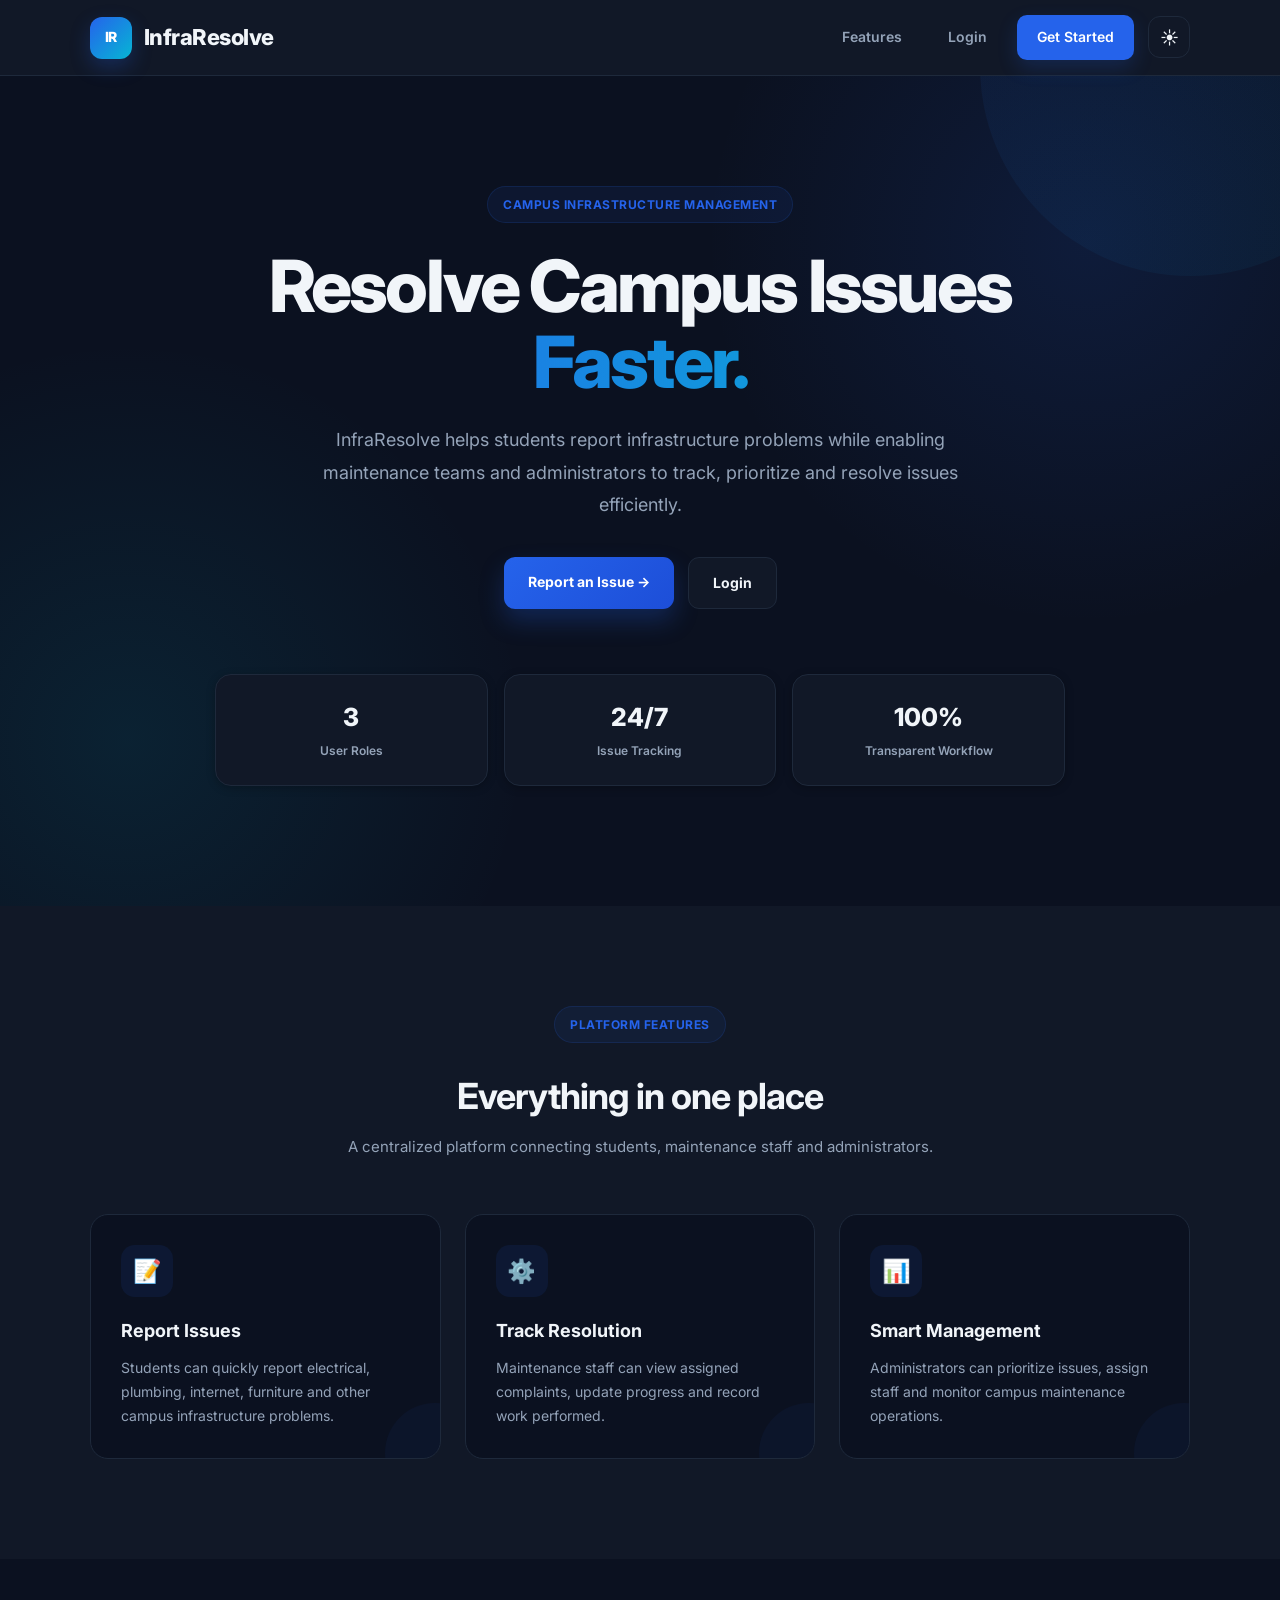
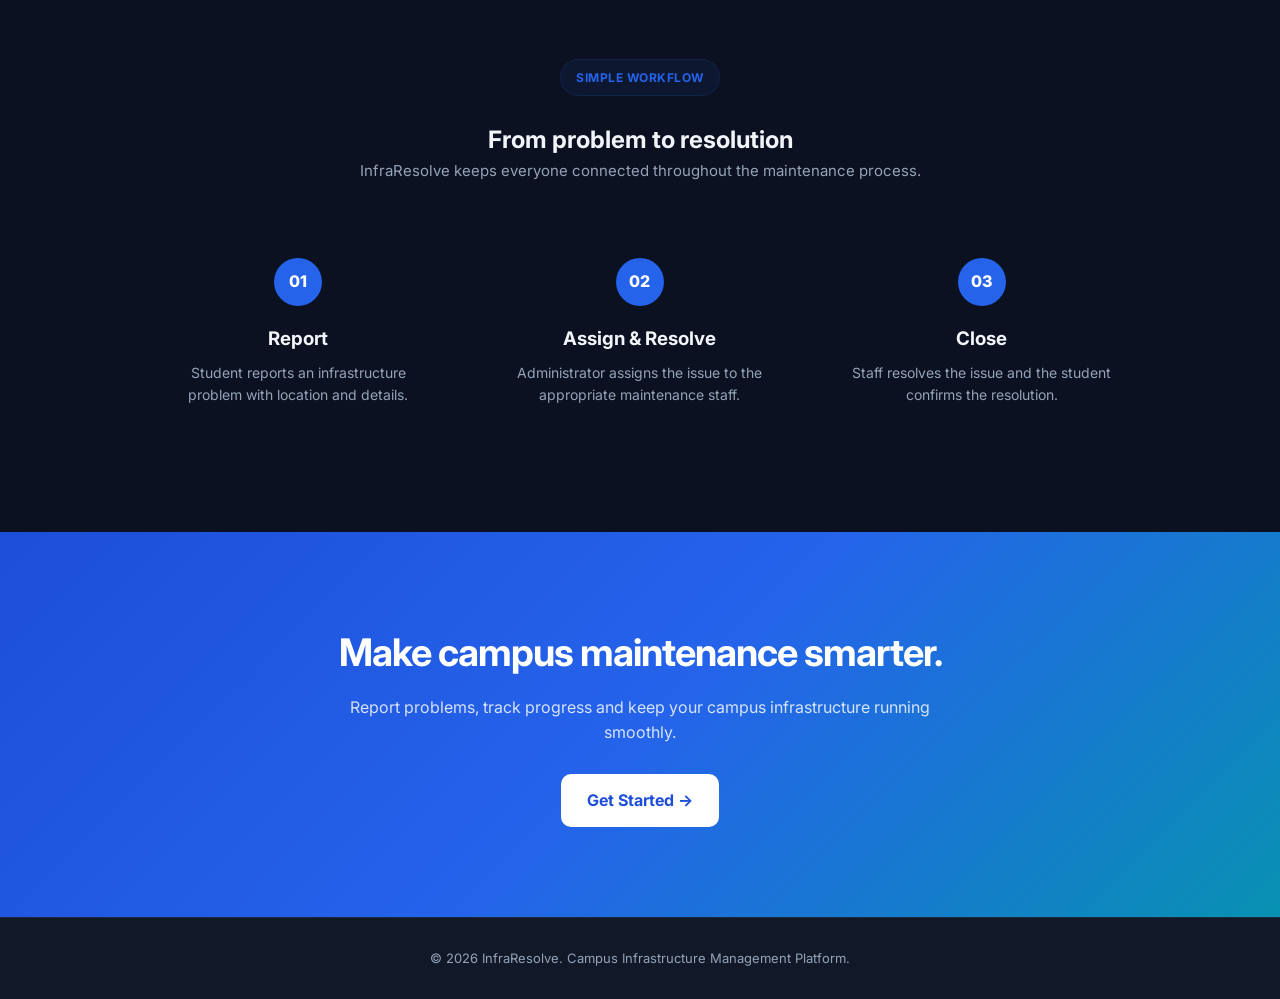
<file: frontend/index.html>
<!DOCTYPE html>
<html lang="en">

<head>

    <meta charset="UTF-8">

    <meta
        name="viewport"
        content="width=device-width, initial-scale=1.0"
    >

    <title>InfraResolve | Campus Infrastructure Management</title>

    <link rel="stylesheet" href="css/style.css">

</head>


<body>


    <!-- =====================================================
         NAVIGATION
         ===================================================== -->

    <nav class="navbar">

        <div class="logo">
            InfraResolve
        </div>


        <div class="nav-links">

            <a href="#features">
                Features
            </a>

            <a href="login.html">
                Login
            </a>

            <a
                href="register.html"
                class="nav-button"
            >
                Get Started
            </a>

            <button
                id="themeToggle"
                class="theme-toggle"
                type="button"
                title="Toggle dark mode"
            >
                🌙
            </button>

        </div>

    </nav>



    <!-- =====================================================
         HERO
         ===================================================== -->

    <section class="hero">

        <div class="hero-content">


            <span class="badge">
                Campus Infrastructure Management
            </span>


            <h1>

                Resolve Campus Issues

                <span>Faster.</span>

            </h1>


            <p>

                InfraResolve helps students report infrastructure
                problems while enabling maintenance teams and
                administrators to track, prioritize and resolve
                issues efficiently.

            </p>


            <div class="hero-buttons">

                <a
                    href="register.html"
                    class="primary-button"
                >
                    Report an Issue →
                </a>


                <a
                    href="login.html"
                    class="secondary-button"
                >
                    Login
                </a>

            </div>


            <!-- HERO STATS -->

            <div class="hero-stats">

                <div class="hero-stat">

                    <strong>3</strong>

                    <span>
                        User Roles
                    </span>

                </div>


                <div class="hero-stat">

                    <strong>24/7</strong>

                    <span>
                        Issue Tracking
                    </span>

                </div>


                <div class="hero-stat">

                    <strong>100%</strong>

                    <span>
                        Transparent Workflow
                    </span>

                </div>

            </div>

        </div>

    </section>



    <!-- =====================================================
         FEATURES
         ===================================================== -->

    <section
        class="features"
        id="features"
    >

        <span class="badge">
            Platform Features
        </span>


        <h2>
            Everything in one place
        </h2>


        <p class="section-description">

            A centralized platform connecting students,
            maintenance staff and administrators.

        </p>


        <div class="feature-grid">


            <!-- FEATURE 1 -->

            <div class="feature-card">

                <div class="feature-icon">
                    📝
                </div>


                <h3>
                    Report Issues
                </h3>


                <p>

                    Students can quickly report electrical,
                    plumbing, internet, furniture and other
                    campus infrastructure problems.

                </p>

            </div>



            <!-- FEATURE 2 -->

            <div class="feature-card">

                <div class="feature-icon">
                    ⚙️
                </div>


                <h3>
                    Track Resolution
                </h3>


                <p>

                    Maintenance staff can view assigned
                    complaints, update progress and record
                    work performed.

                </p>

            </div>



            <!-- FEATURE 3 -->

            <div class="feature-card">

                <div class="feature-icon">
                    📊
                </div>


                <h3>
                    Smart Management
                </h3>


                <p>

                    Administrators can prioritize issues,
                    assign staff and monitor campus
                    maintenance operations.

                </p>

            </div>


        </div>

    </section>



    <!-- =====================================================
         WORKFLOW
         ===================================================== -->

    <section class="workflow">


        <span class="badge">
            Simple Workflow
        </span>


        <h2>
            From problem to resolution
        </h2>


        <p class="section-description">

            InfraResolve keeps everyone connected throughout
            the maintenance process.

        </p>


        <div class="workflow-container">


            <div class="workflow-step">

                <div class="step-number">
                    01
                </div>


                <h3>
                    Report
                </h3>


                <p>

                    Student reports an infrastructure
                    problem with location and details.

                </p>

            </div>



            <div class="workflow-step">

                <div class="step-number">
                    02
                </div>


                <h3>
                    Assign & Resolve
                </h3>


                <p>

                    Administrator assigns the issue to
                    the appropriate maintenance staff.

                </p>

            </div>



            <div class="workflow-step">

                <div class="step-number">
                    03
                </div>


                <h3>
                    Close
                </h3>


                <p>

                    Staff resolves the issue and the
                    student confirms the resolution.

                </p>

            </div>


        </div>

    </section>



    <!-- =====================================================
         CTA
         ===================================================== -->

    <section class="cta">

        <h2>
            Make campus maintenance smarter.
        </h2>


        <p>

            Report problems, track progress and keep
            your campus infrastructure running smoothly.

        </p>


        <a
            href="register.html"
            class="cta-button"
        >
            Get Started →
        </a>

    </section>



    <!-- =====================================================
         FOOTER
         ===================================================== -->

    <footer>

        <p>

            © 2026 InfraResolve.
            Campus Infrastructure Management Platform.

        </p>

    </footer>



    <!-- =====================================================
         THEME SCRIPT
         ===================================================== -->

    <script src="js/theme.js"></script>

    <script src="js/app.js"></script>


</body>

</html>
</file>
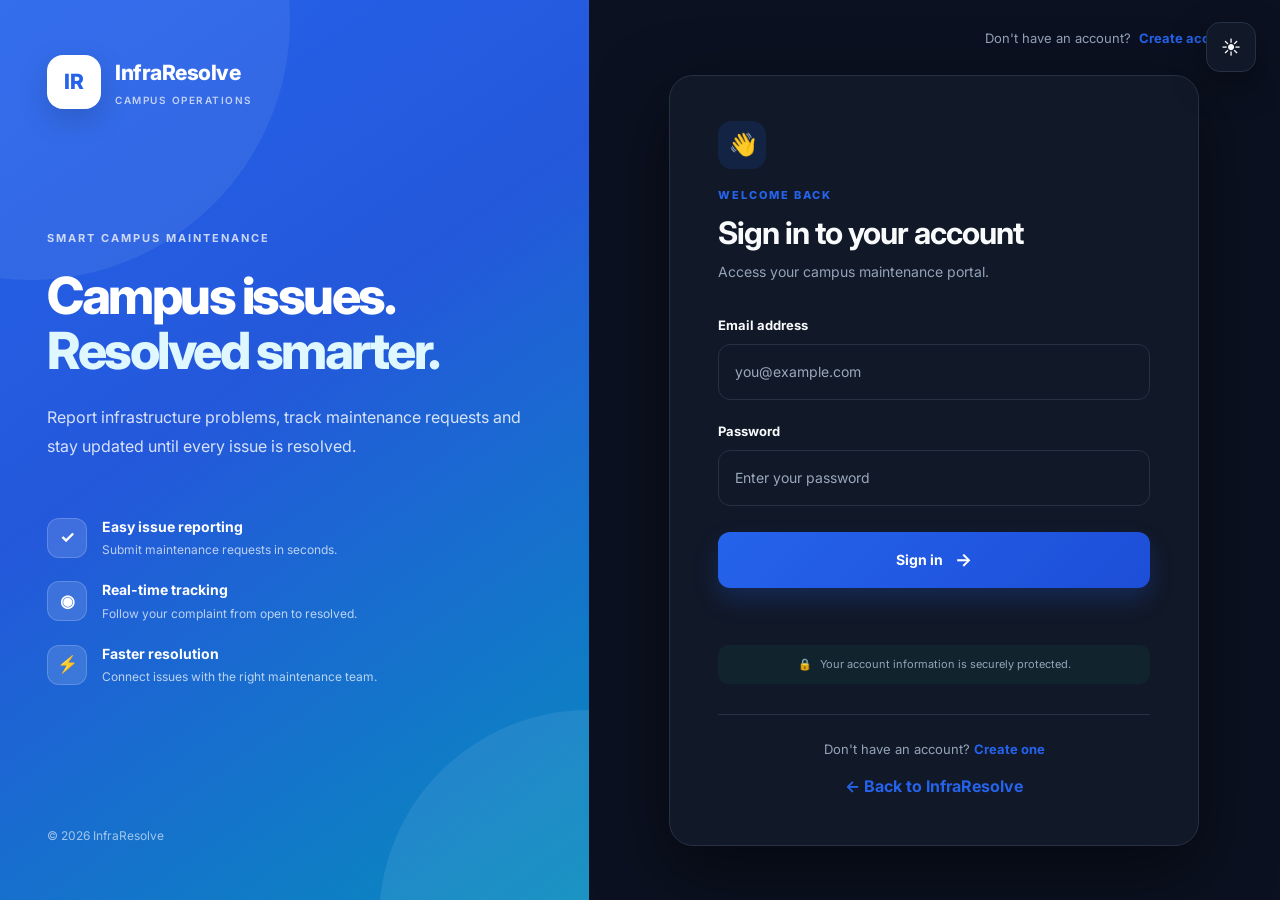
<file: frontend/admin-dashboard.html>
<!DOCTYPE html>
<html lang="en">

<head>

    <meta charset="UTF-8">

    <meta name="viewport"
          content="width=device-width, initial-scale=1.0">

    <title>InfraResolve | Admin</title>

    <link rel="stylesheet"
          href="css/dashboard.css">

</head>


<body>


<!-- =====================================================
     TOP NAVIGATION
===================================================== -->

<nav class="top-nav">

    <!-- BRAND -->

    <a href="admin-dashboard.html"
       class="brand">

        <div class="brand-logo">
            IR
        </div>

        <div class="brand-text">

            <strong>InfraResolve</strong>

            <span>Campus Operations</span>

        </div>

    </a>


    <!-- NAVIGATION -->

    <div class="nav-links">

        <a href="admin-dashboard.html"
           class="active">

            Dashboard

        </a>

        <a href="#complaints">

            Complaints

        </a>

        <a href="#assign">

            Assign Staff

        </a>

        <a href="#analytics">

            Analytics

        </a>

    </div>


    <!-- RIGHT SIDE -->

    <div class="nav-actions">


        <!-- Theme -->

        <button
            class="icon-btn"
            id="themeToggle"
            title="Toggle dark mode">

            🌙

        </button>


        <!-- Notification -->

        <button
            class="icon-btn"
            title="Notifications">

            🔔

            <span class="notification-dot"></span>

        </button>


        <!-- USER -->

        <div class="user-profile">

            <div class="user-avatar">

                A

            </div>

            <div class="user-info">

                <strong>Admin</strong>

                <span>Administrator</span>

            </div>

        </div>


        <!-- LOGOUT -->

        <button
            class="logout-btn"
            id="logoutBtn">

            Logout

        </button>


    </div>

</nav>



<!-- =====================================================
     MAIN
===================================================== -->

<main class="dashboard-container">


    <!-- =================================================
         HERO
    ================================================= -->

    <section class="dashboard-hero">

        <div>

            <div class="welcome-label">

                ADMIN PORTAL

            </div>

            <h1>

                Good evening, Admin 👋

            </h1>

            <p>

                Here's what's happening across your
                campus maintenance operations.

            </p>

        </div>


        <div class="hero-status">

            <span class="status-dot"></span>

            System operational

        </div>

    </section>



    <!-- =================================================
         STATISTICS
    ================================================= -->

    <section class="stats-grid">


        <!-- TOTAL -->

        <div class="stat-card">

            <div class="stat-top">

                <div>

                    <span class="stat-label">

                        TOTAL COMPLAINTS

                    </span>

                    <div
                        class="stat-value"
                        id="totalComplaints">

                        0

                    </div>

                </div>


                <div class="stat-icon blue">

                    ◉

                </div>

            </div>


            <div class="stat-footer">

                All registered requests

            </div>

        </div>



        <!-- OPEN -->

        <div class="stat-card">

            <div class="stat-top">

                <div>

                    <span class="stat-label">

                        OPEN

                    </span>

                    <div
                        class="stat-value"
                        id="openComplaints">

                        0

                    </div>

                </div>


                <div class="stat-icon orange">

                    !

                </div>

            </div>


            <div class="stat-footer">

                Awaiting assignment

            </div>

        </div>



        <!-- PROGRESS -->

        <div class="stat-card">

            <div class="stat-top">

                <div>

                    <span class="stat-label">

                        IN PROGRESS

                    </span>

                    <div
                        class="stat-value"
                        id="progressComplaints">

                        0

                    </div>

                </div>


                <div class="stat-icon purple">

                    ↻

                </div>

            </div>


            <div class="stat-footer">

                Currently being handled

            </div>

        </div>



        <!-- CRITICAL -->

        <div class="stat-card critical-card">

            <div class="stat-top">

                <div>

                    <span class="stat-label">

                        CRITICAL

                    </span>

                    <div
                        class="stat-value"
                        id="criticalComplaints">

                        0

                    </div>

                </div>


                <div class="stat-icon red">

                    !

                </div>

            </div>


            <div class="stat-footer">

                Requires immediate attention

            </div>

        </div>


    </section>



    <!-- =================================================
         MAIN GRID
    ================================================= -->

    <section class="main-grid">


        <!-- =================================================
             COMPLAINTS
        ================================================= -->

        <div
            class="large-card"
            id="complaints">


            <!-- HEADER -->

            <div class="card-header">

                <div>

                    <div class="section-label">

                        MAINTENANCE REQUESTS

                    </div>

                    <h2>

                        Recent Complaints

                    </h2>

                    <p>

                        Latest issues reported by students.

                    </p>

                </div>


                <div class="table-count">

                    Live data

                </div>

            </div>


            <!-- TABLE -->

            <div class="table-container">

                <table>


                    <thead>

                        <tr>

                            <th>
                                Ticket
                            </th>

                            <th>
                                Issue
                            </th>

                            <th>
                                Student
                            </th>

                            <th>
                                Category
                            </th>

                            <th>
                                Location
                            </th>

                            <th>
                                Priority
                            </th>

                            <th>
                                Status
                            </th>

                            <th>
                                Created
                            </th>

                        </tr>

                    </thead>


                    <tbody id="adminComplaintsTable">

                        <tr>

                            <td
                                colspan="8"
                                class="empty-state">

                                Loading complaints...

                            </td>

                        </tr>

                    </tbody>


                </table>

            </div>

        </div>



        <!-- =================================================
             QUICK ACTIONS
        ================================================= -->

        <aside class="side-card">


            <div class="section-label">

                QUICK ACTIONS

            </div>


            <h2>

                Manage Campus

            </h2>


            <p class="side-description">

                Quickly access the most common
                administration tasks.

            </p>


            <a
                href="#assign"
                class="quick-action">

                <div class="quick-icon blue">

                    +

                </div>

                <div>

                    <strong>
                        Assign Staff
                    </strong>

                    <span>
                        Send a complaint to maintenance
                    </span>

                </div>

                <b>
                    →
                </b>

            </a>


            <a
                href="#complaints"
                class="quick-action">

                <div class="quick-icon purple">

                    ≡

                </div>

                <div>

                    <strong>
                        View Complaints
                    </strong>

                    <span>
                        Review all maintenance requests
                    </span>

                </div>

                <b>
                    →
                </b>

            </a>


            <a
                href="#analytics"
                class="quick-action">

                <div class="quick-icon green">

                    ◈

                </div>

                <div>

                    <strong>
                        Analytics
                    </strong>

                    <span>
                        Review system activity
                    </span>

                </div>

                <b>
                    →
                </b>

            </a>


        </aside>


    </section>



    <!-- =================================================
         ASSIGN STAFF
    ================================================= -->

    <section
        class="large-card assignment-card"
        id="assign">


        <div class="card-header">

            <div>

                <div class="section-label">

                    WORK MANAGEMENT

                </div>

                <h2>

                    Assign Maintenance Staff

                </h2>

                <p>

                    Route a complaint to a maintenance
                    team member for resolution.

                </p>

            </div>

        </div>


        <div class="assignment-content">


            <form id="assignmentForm">


                <div class="form-grid">


                    <!-- COMPLAINT -->

                    <div class="form-group">

                        <label for="complaintId">

                            Complaint ID

                        </label>

                        <input
                            type="number"
                            id="complaintId"
                            placeholder="Example: 5"
                            required>

                        <span class="input-help">

                            Enter the complaint ID.

                        </span>

                    </div>


                    <!-- STAFF -->

                    <div class="form-group">

                        <label for="staffId">

                            Staff User ID

                        </label>

                        <input
                            type="number"
                            id="staffId"
                            placeholder="Example: 2"
                            required>

                        <span class="input-help">

                            Enter the maintenance staff ID.

                        </span>

                    </div>


                    <!-- BUTTON -->

                    <div class="form-submit">

                        <button
                            type="submit"
                            class="primary-btn">

                            Assign Complaint

                            <span>
                                →
                            </span>

                        </button>

                    </div>


                </div>


            </form>


        </div>

    </section>



    <!-- =================================================
         ANALYTICS
    ================================================= -->

    <section
        id="analytics"
        class="analytics-section">


        <div class="section-heading">

            <div>

                <div class="section-label">

                    SYSTEM INSIGHTS

                </div>

                <h2>

                    Operational Overview

                </h2>

                <p>

                    A quick snapshot of the InfraResolve
                    platform.

                </p>

            </div>

        </div>


        <div class="analytics-grid">


            <!-- PLATFORM -->

            <div class="analytics-card">

                <div class="analytics-icon blue">

                    ✓

                </div>

                <div>

                    <span>
                        PLATFORM
                    </span>

                    <strong>
                        Active
                    </strong>

                    <p>
                        InfraResolve is operational.
                    </p>

                </div>

            </div>


            <!-- DATABASE -->

            <div class="analytics-card">

                <div class="analytics-icon green">

                    ◆

                </div>

                <div>

                    <span>
                        DATABASE
                    </span>

                    <strong>
                        Connected
                    </strong>

                    <p>
                        Complaint records are available.
                    </p>

                </div>

            </div>


            <!-- WORKFLOW -->

            <div class="analytics-card">

                <div class="analytics-icon purple">

                    ↻

                </div>

                <div>

                    <span>
                        WORKFLOW
                    </span>

                    <strong>
                        Active
                    </strong>

                    <p>
                        Assignment and resolution workflow
                        is enabled.
                    </p>

                </div>

            </div>


        </div>

    </section>


</main>



<!-- =====================================================
     JAVASCRIPT
===================================================== -->

<script src="js/theme.js"></script>
<script src="js/config.js"></script>
<script src="js/admin.js"></script>


</body>

</html>
</file>
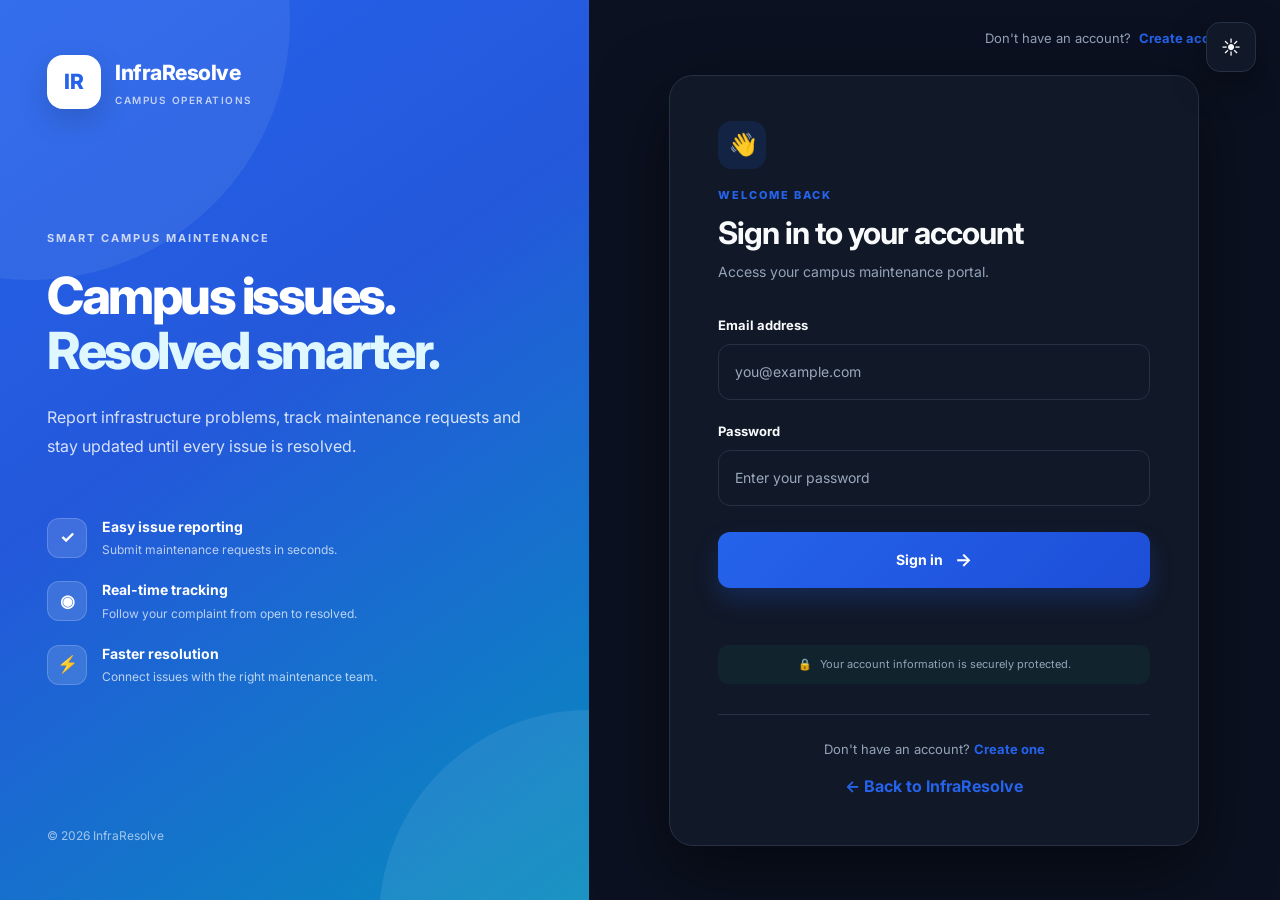
<file: frontend/complaint-details.html>
<!DOCTYPE html>
<html lang="en">

<head>
    <meta charset="UTF-8">
    <meta name="viewport" content="width=device-width, initial-scale=1.0">

    <title>Complaint Details - InfraResolve</title>

    <link rel="stylesheet" href="css/style.css">
    <link rel="stylesheet" href="css/dashboard.css">
</head>

<body>

    <div class="dashboard-container">

        <!-- Sidebar -->
        <aside class="sidebar">

            <div class="sidebar-header">
                <h2>InfraResolve</h2>
                <p>Student Portal</p>
            </div>

            <nav class="sidebar-nav">

                <a href="student-dashboard.html">
                    Dashboard
                </a>

                <a href="student-dashboard.html">
                    My Complaints
                </a>

                <a href="student-dashboard.html">
                    Report Issue
                </a>

            </nav>

            <button id="logoutBtn" class="logout-btn">
                Logout
            </button>

        </aside>

        <!-- Main Content -->
        <main class="main-content">

            <div class="page-header">

                <div>
                    <h1>Complaint Details</h1>
                    <p>View complaint information and status history.</p>
                </div>

                <a href="student-dashboard.html" class="btn">
                    ← Back to Dashboard
                </a>

            </div>

            <!-- Complaint Information -->
            <section class="dashboard-card">

                <h2 id="ticketNumber">Loading...</h2>

                <div id="complaintDetails">

                    <p>Loading complaint details...</p>

                </div>

            </section>

            <!-- Status History -->
            <section class="dashboard-card">

                <h2>Status History</h2>

                <div id="statusHistory">

                    <p>Loading status history...</p>

                </div>

            </section>

        </main>

    </div>

    <script src="js/theme.js"></script>
<script src="js/config.js"></script>
<script src="js/complaint-details.js"></script>

</body>

</html>
</file>
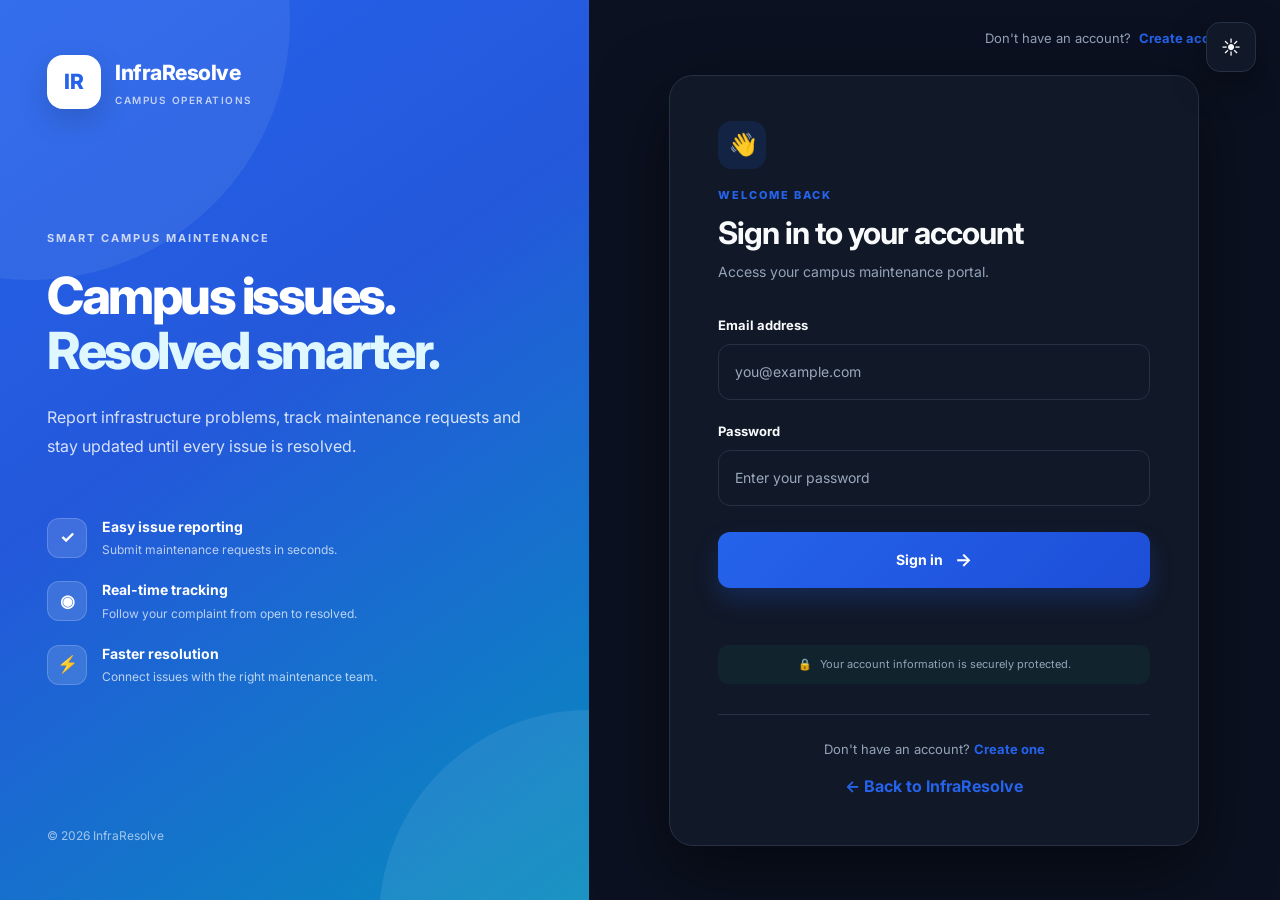
<file: frontend/login.html>
<!DOCTYPE html>
<html lang="en">

<head>

    <meta charset="UTF-8">

    <meta name="viewport"
          content="width=device-width, initial-scale=1.0">

    <title>Login | InfraResolve</title>

    <link rel="stylesheet"
          href="css/auth.css">

</head>


<body>


<!-- =====================================================
     AUTH PAGE
===================================================== -->

<div class="auth-page">


    <!-- =================================================
         LEFT BRAND PANEL
    ================================================= -->

    <section class="auth-brand">


        <div class="brand-content">


            <!-- LOGO -->

            <a href="index.html"
               class="auth-logo">

                <div class="auth-logo-icon">
                    IR
                </div>

                <div>

                    <strong>
                        InfraResolve
                    </strong>

                    <span>
                        CAMPUS OPERATIONS
                    </span>

                </div>

            </a>



            <!-- MAIN MESSAGE -->

            <div class="brand-message">

                <span class="brand-label">
                    SMART CAMPUS MAINTENANCE
                </span>


                <h1>

                    Campus issues.
                    <br>

                    <span>Resolved smarter.</span>

                </h1>


                <p>

                    Report infrastructure problems,
                    track maintenance requests and stay
                    updated until every issue is resolved.

                </p>


            </div>



            <!-- FEATURES -->

            <div class="brand-features">


                <div class="brand-feature">

                    <div class="feature-icon">
                        ✓
                    </div>

                    <div>

                        <strong>
                            Easy issue reporting
                        </strong>

                        <span>
                            Submit maintenance requests in seconds.
                        </span>

                    </div>

                </div>



                <div class="brand-feature">

                    <div class="feature-icon">
                        ◉
                    </div>

                    <div>

                        <strong>
                            Real-time tracking
                        </strong>

                        <span>
                            Follow your complaint from open to resolved.
                        </span>

                    </div>

                </div>



                <div class="brand-feature">

                    <div class="feature-icon">
                        ⚡
                    </div>

                    <div>

                        <strong>
                            Faster resolution
                        </strong>

                        <span>
                            Connect issues with the right maintenance team.
                        </span>

                    </div>

                </div>


            </div>


        </div>


        <div class="brand-footer">

            © 2026 InfraResolve

        </div>


    </section>



    <!-- =================================================
         LOGIN PANEL
    ================================================= -->

    <section class="auth-panel">


        <!-- TOP -->

        <div class="auth-panel-top">


            <span>
                Don't have an account?
            </span>


            <a href="register.html">
                Create account
            </a>


        </div>



        <!-- LOGIN CARD -->

        <div class="login-wrapper">


            <div class="login-card">


                <!-- MOBILE LOGO -->

                <a href="index.html"
                   class="mobile-auth-logo">

                    <div class="auth-logo-icon">
                        IR
                    </div>

                    <strong>
                        InfraResolve
                    </strong>

                </a>



                <!-- HEADER -->

                <div class="login-header">


                    <div class="welcome-icon">

                        👋

                    </div>


                    <span class="small-label">
                        WELCOME BACK
                    </span>


                    <h2>
                        Sign in to your account
                    </h2>


                    <p>
                        Access your campus maintenance portal.
                    </p>


                </div>



                <!-- FORM -->

                <form id="loginForm">


                    <!-- EMAIL -->

                    <div class="form-group">


                        <label for="email">
                            Email address
                        </label>


                        <input
                            type="email"
                            id="email"
                            placeholder="you@example.com"
                            autocomplete="email"
                            required>


                    </div>



                    <!-- PASSWORD -->

                    <div class="form-group">


                        <div class="label-row">

                            <label for="password">
                                Password
                            </label>

                        </div>


                        <input
                            type="password"
                            id="password"
                            placeholder="Enter your password"
                            autocomplete="current-password"
                            required>


                    </div>



                    <!-- LOGIN -->

                    <button
                        type="submit"
                        class="auth-button">

                        Sign in

                        <span>
                            →
                        </span>

                    </button>


                </form>



                <!-- MESSAGE -->

                <p
                    id="message"
                    class="message">
                </p>



                <!-- SECURITY -->

                <div class="secure-note">

                    <span>
                        🔒
                    </span>

                    <span>
                        Your account information is securely protected.
                    </span>

                </div>



                <!-- FOOTER -->

                <div class="login-footer">


                    <p>

                        Don't have an account?

                        <a href="register.html">
                            Create one
                        </a>

                    </p>


                    <a href="index.html">

                        ← Back to InfraResolve

                    </a>


                </div>


            </div>


        </div>


    </section>


</div>



<!-- =====================================================
     DARK MODE
===================================================== -->

<button
    id="authThemeToggle"
    class="auth-theme-toggle"
    title="Toggle dark mode">

    🌙

</button>



<script src="js/theme.js"></script>

<script src="js/config.js"></script>
<script src="js/auth.js"></script>


</body>

</html>
</file>
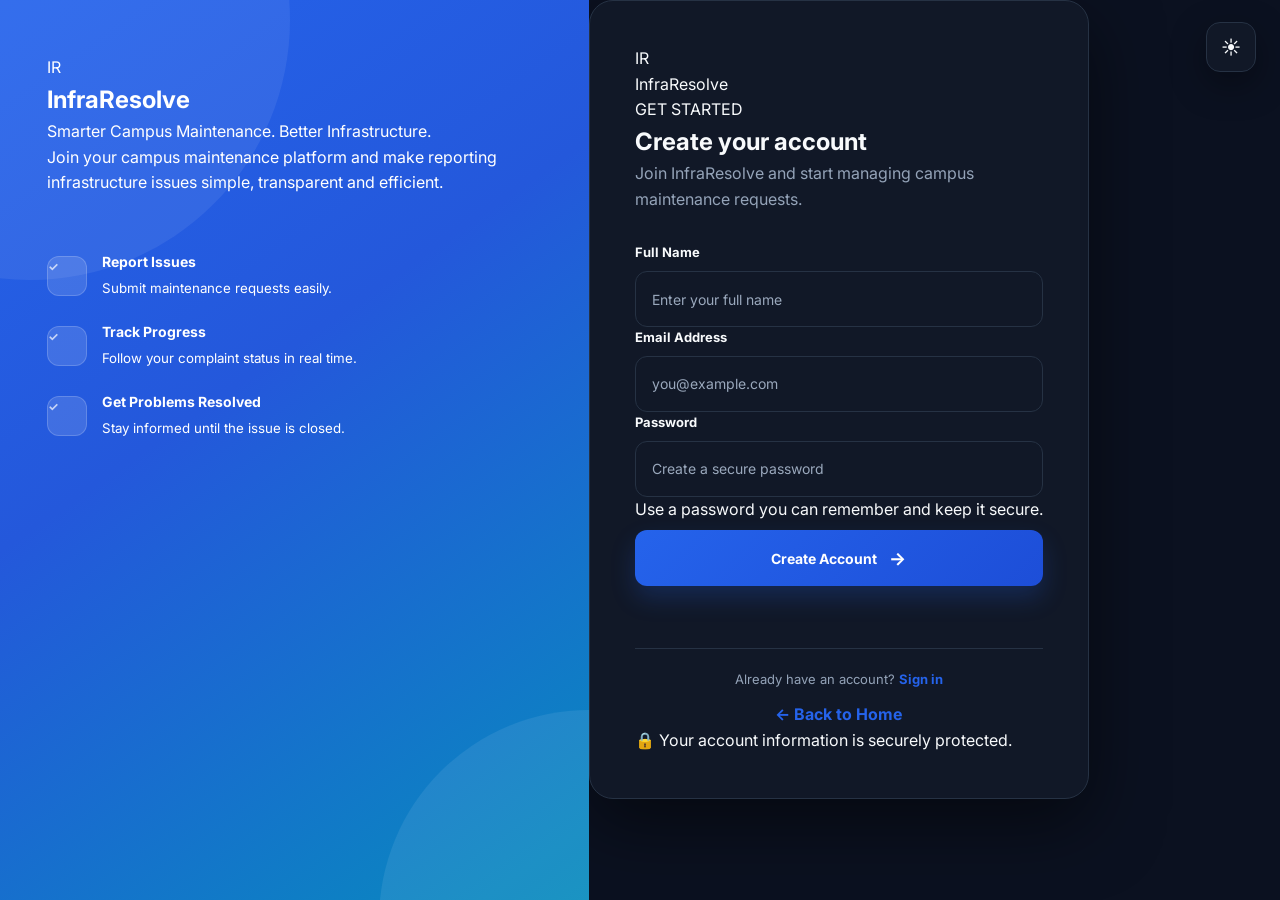
<file: frontend/register.html>
<!DOCTYPE html>
<html lang="en">

<head>

    <meta charset="UTF-8">

    <meta
        name="viewport"
        content="width=device-width, initial-scale=1.0"
    >

    <title>Create Account | InfraResolve</title>

    <link rel="stylesheet" href="css/auth.css">

</head>


<body>

    <!-- Theme Toggle -->

    <button
        id="authThemeToggle"
        class="auth-theme-toggle"
        type="button"
        title="Switch to dark mode"
    >
        🌙
    </button>


    <main class="auth-page">


        <!-- Left Branding Section -->

        <section class="auth-brand">

            <div class="brand-content">

                <div class="brand-logo">
                    IR
                </div>


                <h1>
                    InfraResolve
                </h1>


                <p class="brand-tagline">
                    Smarter Campus Maintenance.
                    Better Infrastructure.
                </p>


                <p class="brand-description">
                    Join your campus maintenance platform
                    and make reporting infrastructure issues
                    simple, transparent and efficient.
                </p>


                <div class="brand-features">

                    <div class="brand-feature">

                        <span class="feature-icon">
                            ✓
                        </span>

                        <div>
                            <strong>
                                Report Issues
                            </strong>

                            <small>
                                Submit maintenance requests easily.
                            </small>
                        </div>

                    </div>


                    <div class="brand-feature">

                        <span class="feature-icon">
                            ✓
                        </span>

                        <div>
                            <strong>
                                Track Progress
                            </strong>

                            <small>
                                Follow your complaint status in real time.
                            </small>
                        </div>

                    </div>


                    <div class="brand-feature">

                        <span class="feature-icon">
                            ✓
                        </span>

                        <div>
                            <strong>
                                Get Problems Resolved
                            </strong>

                            <small>
                                Stay informed until the issue is closed.
                            </small>
                        </div>

                    </div>

                </div>

            </div>

        </section>



        <!-- Registration Section -->

        <section class="auth-form-section">

            <div class="auth-card">


                <!-- Mobile / Card Logo -->

                <div class="mobile-brand">

                    <div class="mobile-logo">
                        IR
                    </div>

                    <span>
                        InfraResolve
                    </span>

                </div>


                <!-- Header -->

                <div class="auth-header">

                    <span class="auth-eyebrow">
                        GET STARTED
                    </span>

                    <h2>
                        Create your account
                    </h2>

                    <p>
                        Join InfraResolve and start managing
                        campus maintenance requests.
                    </p>

                </div>



                <!-- Register Form -->

                <form id="registerForm">


                    <!-- Full Name -->

                    <div class="form-group">

                        <label for="fullName">
                            Full Name
                        </label>

                        <input
                            type="text"
                            id="fullName"
                            placeholder="Enter your full name"
                            autocomplete="name"
                            required
                        >

                    </div>



                    <!-- Email -->

                    <div class="form-group">

                        <label for="email">
                            Email Address
                        </label>

                        <input
                            type="email"
                            id="email"
                            placeholder="you@example.com"
                            autocomplete="email"
                            required
                        >

                    </div>



                    <!-- Password -->

                    <div class="form-group">

                        <label for="password">
                            Password
                        </label>

                        <input
                            type="password"
                            id="password"
                            placeholder="Create a secure password"
                            autocomplete="new-password"
                            required
                        >

                    </div>



                    <!-- Password Hint -->

                    <p class="password-hint">
                        Use a password you can remember and keep it secure.
                    </p>



                    <!-- Submit -->

                    <button
                        type="submit"
                        class="auth-button"
                    >
                        Create Account
                        <span>→</span>
                    </button>


                </form>



                <!-- Message -->

                <p
                    id="message"
                    class="message"
                ></p>



                <!-- Footer -->

                <div class="auth-footer">

                    <p>

                        Already have an account?

                        <a href="login.html">
                            Sign in
                        </a>

                    </p>


                    <a
                        href="index.html"
                        class="back-home"
                    >
                        ← Back to Home
                    </a>

                </div>


                <!-- Security -->

                <div class="auth-security">

                    <span>🔒</span>

                    <span>
                        Your account information is securely protected.
                    </span>

                </div>


            </div>

        </section>


    </main>



    <!-- Theme -->

    <script src="js/theme.js"></script>

    <!-- Authentication -->
    <script src="js/config.js"></script>

    <script src="js/auth.js"></script>


</body>

</html>
</file>
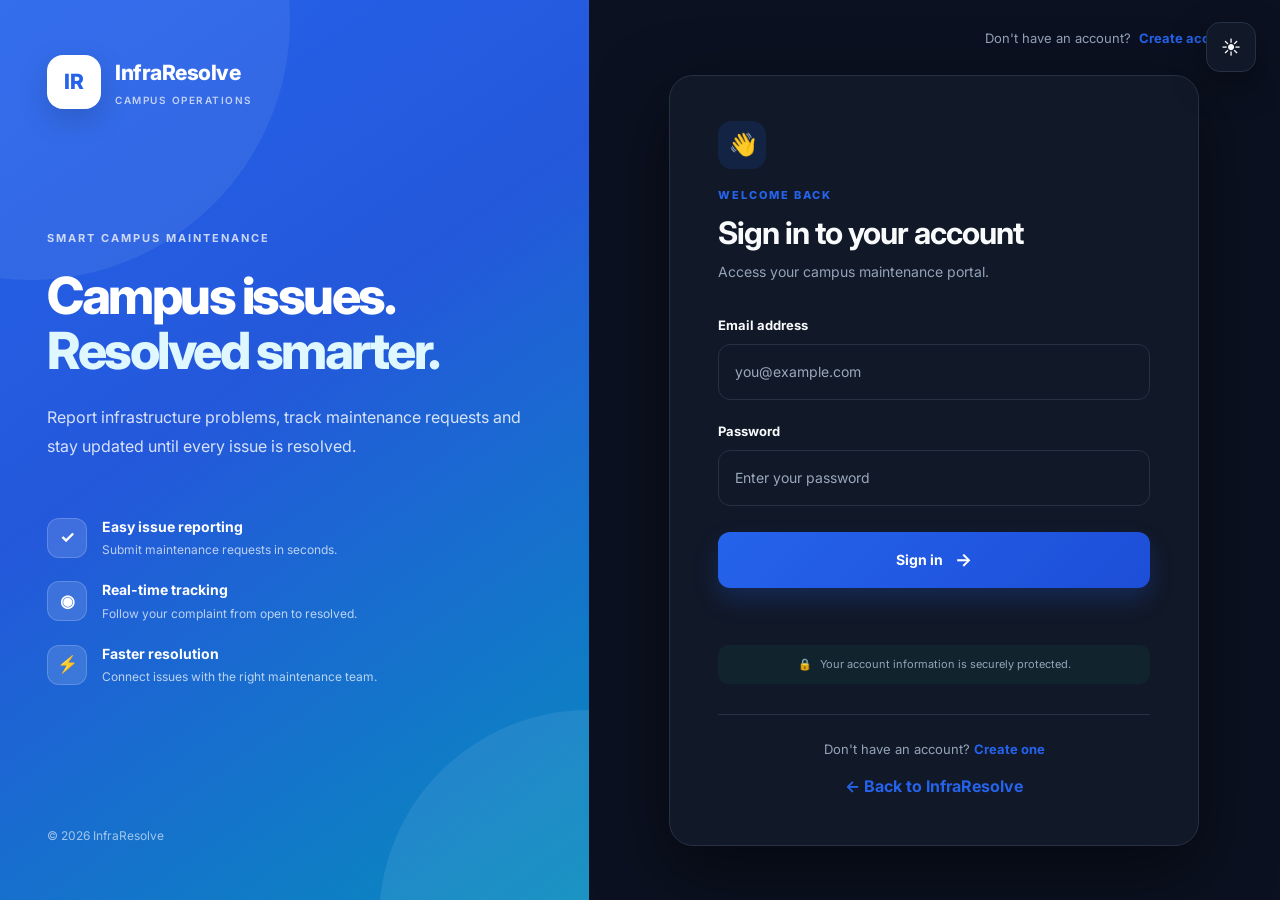
<file: frontend/staff-dashboard.html>
<!DOCTYPE html>
<html lang="en">

<head>

    <meta charset="UTF-8">

    <meta name="viewport"
          content="width=device-width, initial-scale=1.0">

    <title>InfraResolve | Staff Portal</title>

    <link rel="stylesheet"
          href="css/dashboard.css">

</head>


<body>


<!-- =====================================================
     TOP NAVIGATION
===================================================== -->

<nav class="top-nav">


    <!-- BRAND -->

    <a href="staff-dashboard.html"
       class="brand">

        <div class="brand-logo">
            IR
        </div>

        <div class="brand-text">

            <strong>InfraResolve</strong>

            <span>Maintenance Portal</span>

        </div>

    </a>



    <!-- NAVIGATION -->

    <div class="nav-links">

        <a href="staff-dashboard.html"
           class="active">

            Dashboard

        </a>

        <a href="#assigned">

            Assigned Issues

        </a>

        <a href="#updates">

            Updates

        </a>

    </div>



    <!-- RIGHT SIDE -->

    <div class="nav-actions">


        <!-- DARK MODE -->

        <button
            class="icon-btn"
            id="themeToggle"
            title="Toggle dark mode">

            🌙

        </button>



        <!-- NOTIFICATIONS -->

        <button
            class="icon-btn"
            title="Notifications">

            🔔

            <span class="notification-dot"></span>

        </button>



        <!-- STAFF PROFILE -->

        <div class="user-profile">


            <div class="user-avatar">

                M

            </div>


            <div class="user-info">

                <strong id="staffName">
                    Maintenance Staff
                </strong>

                <span>
                    Maintenance Staff
                </span>

            </div>


        </div>



        <!-- LOGOUT -->

        <button
            id="logoutBtn"
            class="logout-btn">

            Logout

        </button>


    </div>

</nav>



<!-- =====================================================
     MAIN CONTENT
===================================================== -->

<main class="dashboard-container">


    <!-- =================================================
         HERO
    ================================================= -->

    <section class="dashboard-hero">


        <div>


            <div class="welcome-label">

                MAINTENANCE PORTAL

            </div>


            <h1>

                Welcome back, Maintenance Staff 👋

            </h1>


            <p>

                Manage assigned campus issues and keep
                maintenance requests moving toward resolution.

            </p>


        </div>



        <a
            href="#assigned"
            class="hero-action">

            View Assigned Issues →

        </a>


    </section>



    <!-- =================================================
         STATISTICS
    ================================================= -->

    <section class="stats-grid">


        <!-- ASSIGNED -->

        <div class="stat-card">


            <div class="stat-top">


                <div>

                    <span class="stat-label">
                        ASSIGNED
                    </span>


                    <div
                        class="stat-value"
                        id="assignedCount">

                        0

                    </div>

                </div>


                <div class="stat-icon blue">

                    ◉

                </div>


            </div>


            <div class="stat-footer">

                Issues assigned to you

            </div>


        </div>



        <!-- IN PROGRESS -->

        <div class="stat-card">


            <div class="stat-top">


                <div>

                    <span class="stat-label">
                        IN PROGRESS
                    </span>


                    <div
                        class="stat-value"
                        id="progressCount">

                        0

                    </div>

                </div>


                <div class="stat-icon purple">

                    ↻

                </div>


            </div>


            <div class="stat-footer">

                Currently being handled

            </div>


        </div>



        <!-- RESOLVED -->

        <div class="stat-card">


            <div class="stat-top">


                <div>

                    <span class="stat-label">
                        RESOLVED
                    </span>


                    <div
                        class="stat-value"
                        id="resolvedCount">

                        0

                    </div>

                </div>


                <div class="stat-icon green">

                    ✓

                </div>


            </div>


            <div class="stat-footer">

                Successfully completed

            </div>


        </div>



        <!-- HIGH PRIORITY -->

        <div class="stat-card">


            <div class="stat-top">


                <div>

                    <span class="stat-label">
                        HIGH PRIORITY
                    </span>


                    <div
                        class="stat-value"
                        id="highPriorityCount">

                        0

                    </div>

                </div>


                <div class="stat-icon orange">

                    !

                </div>


            </div>


            <div class="stat-footer">

                Requires attention

            </div>


        </div>


    </section>



    <!-- =================================================
         ASSIGNED COMPLAINTS
    ================================================= -->

    <section
        class="large-card staff-section"
        id="assigned">


        <div class="card-header">


            <div>


                <div class="section-label">

                    WORK QUEUE

                </div>


                <h2>

                    Assigned Complaints

                </h2>


                <p>

                    Issues assigned to you by the administrator.

                </p>


            </div>



            <div class="table-count">

                Maintenance requests

            </div>


        </div>



        <!-- TABLE -->

        <div class="table-container">


            <table>


                <thead>

                    <tr>

                        <th>
                            Ticket
                        </th>

                        <th>
                            Issue
                        </th>

                        <th>
                            Category
                        </th>

                        <th>
                            Location
                        </th>

                        <th>
                            Priority
                        </th>

                        <th>
                            Status
                        </th>

                        <th>
                            Action
                        </th>

                    </tr>

                </thead>



                <tbody
                    id="assignedComplaintsTable">

                    <tr>

                        <td
                            colspan="7"
                            class="empty-state">

                            Loading assigned complaints...

                        </td>

                    </tr>

                </tbody>


            </table>


        </div>


    </section>



    <!-- =================================================
         UPDATE COMPLAINT
    ================================================= -->

    <section
        class="large-card staff-section"
        id="updates">


        <div class="card-header">


            <div>


                <div class="section-label">

                    WORK UPDATE

                </div>


                <h2>

                    Update Complaint

                </h2>


                <p>

                    Update the issue status and record the
                    work performed.

                </p>


            </div>



            <div class="form-status">

                ● Ready to update

            </div>


        </div>



        <div class="staff-form-container">


            <form
                id="updateComplaintForm"
                class="complaint-form">


                <!-- ROW -->

                <div class="form-row">


                    <!-- TICKET -->

                    <div class="form-group">


                        <label for="ticketNumber">

                            Ticket Number

                        </label>


                        <input
                            type="text"
                            id="ticketNumber"
                            placeholder="Example: IR-000001"
                            required>


                        <span class="input-help">

                            Enter the ticket you are working on.

                        </span>


                    </div>



                    <!-- STATUS -->

                    <div class="form-group">


                        <label for="status">

                            New Status

                        </label>


                        <select
                            id="status"
                            required>


                            <option value="">

                                Select Status

                            </option>


                            <option value="IN_PROGRESS">

                                In Progress

                            </option>


                            <option value="RESOLVED">

                                Resolved

                            </option>


                        </select>


                    </div>


                </div>



                <!-- WORK NOTE -->

                <div class="form-group">


                    <label for="workNote">

                        Work Note

                    </label>


                    <textarea
                        id="workNote"
                        rows="5"
                        placeholder="Describe the work performed, materials used, or any important details..."
                        required></textarea>


                    <span class="input-help">

                        Add useful details so administrators
                        and students can understand what was done.

                    </span>


                </div>



                <!-- FOOTER -->

                <div class="form-footer">


                    <div class="form-tip">

                        <span>🛠️</span>

                        <span>

                            Update the status only after
                            completing the corresponding work.

                        </span>

                    </div>



                    <button
                        type="submit"
                        class="primary-btn">

                        Update Complaint

                        <span>→</span>

                    </button>


                </div>


            </form>


        </div>


    </section>


</main>



<!-- =====================================================
     JAVASCRIPT
===================================================== -->

<script src="js/theme.js"></script>
<script src="js/config.js"></script>
<script src="js/staff.js"></script>


</body>

</html>
</file>
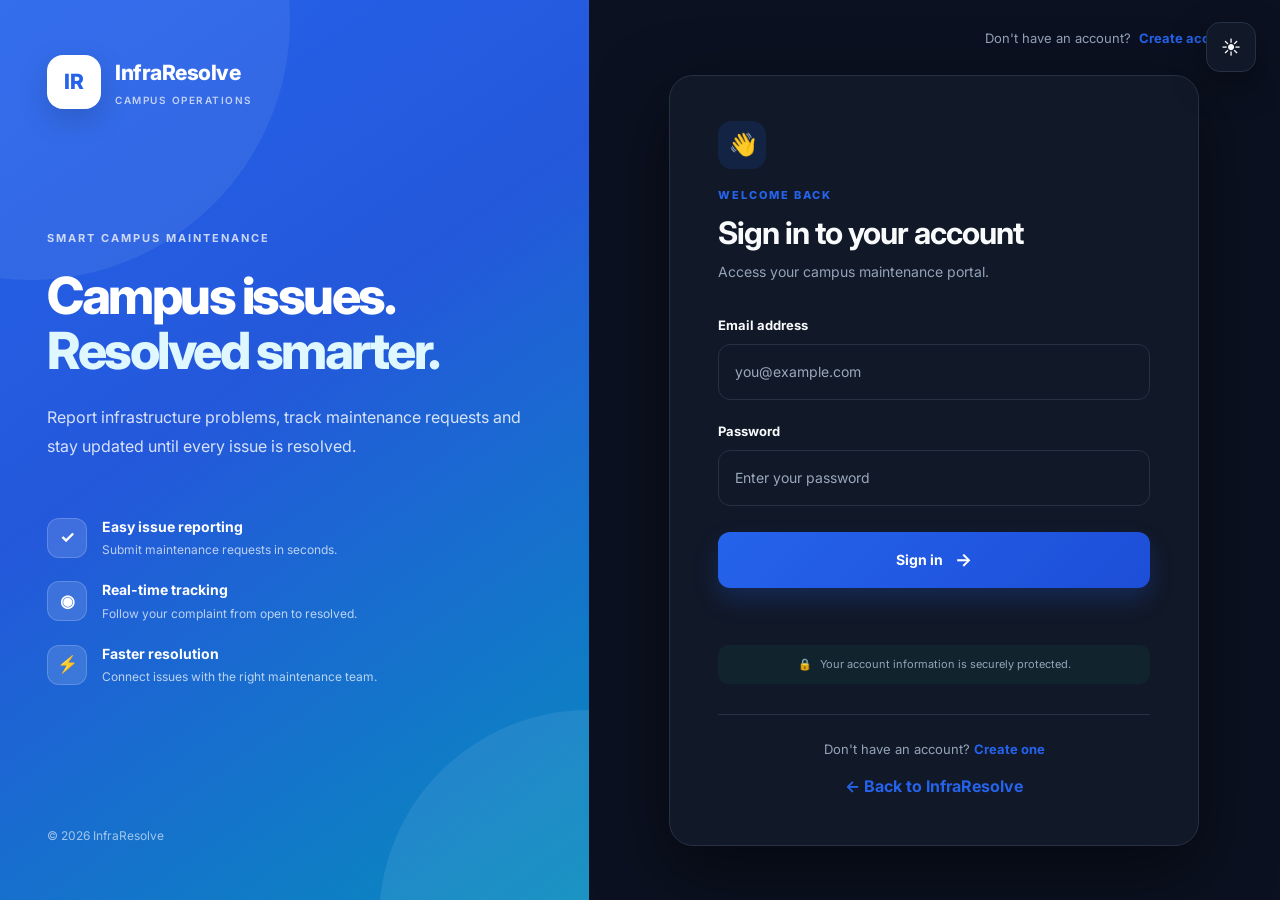
<file: frontend/student-dashboard.html>
<!DOCTYPE html>
<html lang="en">

<head>

    <meta charset="UTF-8">

    <meta name="viewport"
          content="width=device-width, initial-scale=1.0">

    <title>InfraResolve | Student Portal</title>

    <link rel="stylesheet"
          href="css/dashboard.css">

</head>


<body>


<!-- =====================================================
     TOP NAVIGATION
===================================================== -->

<nav class="top-nav">

    <!-- BRAND -->

    <a href="student-dashboard.html"
       class="brand">

        <div class="brand-logo">
            IR
        </div>

        <div class="brand-text">

            <strong>InfraResolve</strong>

            <span>Student Portal</span>

        </div>

    </a>


    <!-- NAVIGATION -->

    <div class="nav-links">

        <a href="student-dashboard.html"
           class="active">

            Dashboard

        </a>

        <a href="#newComplaint">

            Report Issue

        </a>

        <a href="#complaints">

            My Complaints

        </a>

    </div>


    <!-- RIGHT SIDE -->

    <div class="nav-actions">


        <!-- DARK MODE -->

        <button
            class="icon-btn"
            id="themeToggle"
            title="Toggle dark mode">

            🌙

        </button>


        <!-- NOTIFICATION -->

        <button
            class="icon-btn"
            title="Notifications">

            🔔

            <span class="notification-dot"></span>

        </button>


        <!-- STUDENT -->

        <div class="user-profile">

            <div class="user-avatar">

                R

            </div>

            <div class="user-info">

                <strong id="studentName">
                    Student
                </strong>

                <span>
                    Student
                </span>

            </div>

        </div>


        <!-- LOGOUT -->

        <button
            id="logoutBtn"
            class="logout-btn">

            Logout

        </button>


    </div>

</nav>



<!-- =====================================================
     MAIN CONTENT
===================================================== -->

<main class="dashboard-container">


    <!-- =================================================
         HERO
    ================================================= -->

    <section class="dashboard-hero">

        <div>

            <div class="welcome-label">

                STUDENT PORTAL

            </div>


            <h1>

                Welcome back, <span id="welcomeName">Student</span> 👋

            </h1>


            <p>

                Report campus issues and track your
                maintenance requests in one place.

            </p>

        </div>


        <a
            href="#newComplaint"
            class="hero-action">

            + Report an Issue

        </a>

    </section>



    <!-- =================================================
         STATISTICS
    ================================================= -->

    <section class="stats-grid">


        <!-- TOTAL -->

        <div class="stat-card">

            <div class="stat-top">

                <div>

                    <span class="stat-label">
                        MY COMPLAINTS
                    </span>

                    <div
                        class="stat-value"
                        id="totalComplaints">

                        0

                    </div>

                </div>


                <div class="stat-icon blue">

                    ◉

                </div>

            </div>


            <div class="stat-footer">

                All submitted requests

            </div>

        </div>



        <!-- OPEN -->

        <div class="stat-card">

            <div class="stat-top">

                <div>

                    <span class="stat-label">
                        OPEN
                    </span>

                    <div
                        class="stat-value"
                        id="openComplaints">

                        0

                    </div>

                </div>


                <div class="stat-icon orange">

                    !

                </div>

            </div>


            <div class="stat-footer">

                Waiting for assignment

            </div>

        </div>



        <!-- IN PROGRESS -->

        <div class="stat-card">

            <div class="stat-top">

                <div>

                    <span class="stat-label">
                        IN PROGRESS
                    </span>

                    <div
                        class="stat-value"
                        id="progressComplaints">

                        0

                    </div>

                </div>


                <div class="stat-icon purple">

                    ↻

                </div>

            </div>


            <div class="stat-footer">

                Currently being handled

            </div>

        </div>



        <!-- RESOLVED -->

        <div class="stat-card">

            <div class="stat-top">

                <div>

                    <span class="stat-label">
                        RESOLVED
                    </span>

                    <div
                        class="stat-value"
                        id="resolvedComplaints">

                        0

                    </div>

                </div>


                <div class="stat-icon green">

                    ✓

                </div>

            </div>


            <div class="stat-footer">

                Successfully resolved

            </div>

        </div>


    </section>



    <!-- =================================================
         REPORT ISSUE
    ================================================= -->

    <section
        class="large-card student-section"
        id="newComplaint">


        <div class="card-header">

            <div>

                <div class="section-label">

                    MAINTENANCE REQUEST

                </div>


                <h2>

                    Report a New Issue

                </h2>


                <p>

                    Tell us what is wrong and our maintenance
                    team will take care of it.

                </p>

            </div>


            <div class="form-status">

                ● Ready to submit

            </div>

        </div>



        <div class="student-form-container">


            <form
                id="complaintForm"
                class="complaint-form">


                <!-- ROW 1 -->

                <div class="form-row">


                    <div class="form-group">

                        <label for="title">

                            Issue Title

                        </label>

                        <input
                            type="text"
                            id="title"
                            placeholder="Example: Wi-Fi not working"
                            required>

                        <span class="input-help">

                            Give your issue a short title.

                        </span>

                    </div>


                    <div class="form-group">

                        <label for="category">

                            Category

                        </label>

                        <select
                            id="category"
                            required>

                            <option value="">
                                Select Category
                            </option>

                            <option value="PLUMBING">
                                Plumbing
                            </option>

                            <option value="ELECTRICAL">
                                Electrical
                            </option>

                            <option value="INTERNET">
                                Internet / Wi-Fi
                            </option>

                            <option value="CLEANING">
                                Cleaning
                            </option>

                            <option value="FURNITURE">
                                Furniture
                            </option>

                            <option value="CIVIL">
                                Civil / Building
                            </option>

                            <option value="OTHER">
                                Other
                            </option>

                        </select>

                    </div>


                </div>



                <!-- ROW 2 -->

                <div class="form-row">


                    <div class="form-group">

                        <label for="location">

                            Location

                        </label>

                        <input
                            type="text"
                            id="location"
                            placeholder="Example: Block A"
                            required>

                    </div>


                    <div class="form-group">

                        <label for="roomNumber">

                            Room Number

                        </label>

                        <input
                            type="text"
                            id="roomNumber"
                            placeholder="Example: A-204">

                    </div>


                </div>



                <!-- DESCRIPTION -->

                <div class="form-group">

                    <label for="description">

                        Describe the Issue

                    </label>

                    <textarea
                        id="description"
                        rows="5"
                        placeholder="Explain what happened, where it happened, and any other useful details..."
                        required></textarea>

                    <span class="input-help">

                        Please provide enough detail to help the
                        maintenance team understand the problem.

                    </span>

                </div>



                <!-- FORM FOOTER -->

                <div class="form-footer">

                    <div class="form-tip">

                        <span>💡</span>

                        <span>
                            Critical issues such as electrical
                            danger or gas leaks are automatically
                            prioritized.
                        </span>

                    </div>


                    <button
                        type="submit"
                        class="primary-btn">

                        Submit Complaint

                        <span>→</span>

                    </button>

                </div>


            </form>

        </div>

    </section>



    <!-- =================================================
         MY COMPLAINTS
    ================================================= -->

    <section
        class="large-card student-section"
        id="complaints">


        <div class="card-header">

            <div>

                <div class="section-label">

                    REQUEST HISTORY

                </div>


                <h2>

                    My Complaints

                </h2>


                <p>

                    Track the progress of your submitted
                    maintenance requests.

                </p>

            </div>


            <div class="table-count">

                Your requests

            </div>

        </div>



        <!-- TABLE -->

        <div class="table-container">

            <table>

                <thead>

                    <tr>

                        <th>
                            Ticket
                        </th>

                        <th>
                            Issue
                        </th>

                        <th>
                            Category
                        </th>

                        <th>
                            Priority
                        </th>

                        <th>
                            Status
                        </th>

                        <th>
                            Action
                        </th>

                        <th>
                            Feedback
                        </th>

                    </tr>

                </thead>


                <tbody id="complaintsTable">

                    <tr>

                        <td
                            colspan="7"
                            class="empty-state">

                            Loading complaints...

                        </td>

                    </tr>

                </tbody>

            </table>

        </div>


    </section>



</main>



<!-- =====================================================
     FEEDBACK MODAL
===================================================== -->

<div
    id="feedbackModal"
    class="feedback-modal">


    <div class="feedback-box">


        <!-- HEADER -->

        <div class="feedback-header">

            <div>

                <div class="section-label">

                    RESOLUTION FEEDBACK

                </div>

                <h2>

                    How was the resolution?

                </h2>

                <p>

                    Your feedback helps improve campus
                    maintenance services.

                </p>

            </div>


            <button
                type="button"
                id="closeFeedbackBtn"
                class="modal-close">

                ×

            </button>

        </div>



        <!-- FORM -->

        <form id="feedbackForm">


            <input
                type="hidden"
                id="feedbackComplaintId">



            <!-- RATING -->

            <div class="form-group">

                <label for="rating">

                    Rating

                </label>


                <select
                    id="rating"
                    required>

                    <option value="">
                        Select Rating
                    </option>

                    <option value="5">
                        5 - Excellent
                    </option>

                    <option value="4">
                        4 - Good
                    </option>

                    <option value="3">
                        3 - Average
                    </option>

                    <option value="2">
                        2 - Poor
                    </option>

                    <option value="1">
                        1 - Very Poor
                    </option>

                </select>

            </div>



            <!-- COMMENT -->

            <div class="form-group">

                <label for="feedbackComment">

                    Comment

                </label>


                <textarea
                    id="feedbackComment"
                    rows="4"
                    placeholder="Share your feedback about the resolution..."
                    required></textarea>

            </div>



            <!-- BUTTON -->

            <button
                type="submit"
                class="primary-btn">

                Submit Feedback

                <span>→</span>

            </button>


        </form>


    </div>

</div>



<!-- =====================================================
     JAVASCRIPT
===================================================== -->

<script src="js/theme.js"></script>
<script src="js/config.js"></script>

<script src="js/student.js"></script>


</body>

</html>
</file>
<file: frontend/css/style.css>
/* =========================================================
   INFRARESOLVE - PROFESSIONAL LANDING PAGE
   ========================================================= */

@import url('https://fonts.googleapis.com/css2?family=Inter:wght@400;500;600;700;800&display=swap');


/* =========================================================
   ROOT VARIABLES
   ========================================================= */

:root {

    --primary: #2563eb;
    --primary-dark: #1d4ed8;
    --secondary: #06b6d4;

    --text-main: #0f172a;
    --text-secondary: #64748b;
    --text-light: #94a3b8;

    --background: #f5f7fb;
    --surface: #ffffff;
    --border: #e2e8f0;

    --success: #10b981;

    --shadow-sm:
        0 2px 8px rgba(15, 23, 42, 0.05);

    --shadow-md:
        0 10px 30px rgba(15, 23, 42, 0.08);

    --shadow-lg:
        0 20px 50px rgba(15, 23, 42, 0.12);
}


/* =========================================================
   DARK MODE
   ========================================================= */

body.dark-mode {

    --text-main: #f1f5f9;
    --text-secondary: #94a3b8;
    --text-light: #64748b;

    --background: #0b1120;
    --surface: #111827;
    --border: #1e293b;

    --shadow-sm:
        0 2px 8px rgba(0, 0, 0, 0.25);

    --shadow-md:
        0 10px 30px rgba(0, 0, 0, 0.35);

    --shadow-lg:
        0 20px 50px rgba(0, 0, 0, 0.45);
}


/* =========================================================
   RESET
   ========================================================= */

* {
    margin: 0;
    padding: 0;
    box-sizing: border-box;
}


html {
    scroll-behavior: smooth;
}


body {

    font-family: "Inter", sans-serif;

    background: var(--background);

    color: var(--text-main);

    line-height: 1.6;

    transition:
        background 0.3s ease,
        color 0.3s ease;
}


a {
    text-decoration: none;

    color: inherit;
}


button {
    font-family: inherit;
}


/* =========================================================
   NAVBAR
   ========================================================= */

.navbar {

    height: 76px;

    padding: 0 7%;

    display: flex;

    align-items: center;

    justify-content: space-between;

    background: var(--surface);

    border-bottom: 1px solid var(--border);

    position: sticky;

    top: 0;

    z-index: 100;

    transition: 0.3s ease;
}


/* LOGO */

.logo {

    display: flex;

    align-items: center;

    gap: 12px;

    font-size: 22px;

    font-weight: 800;

    letter-spacing: -0.5px;
}


.logo::before {

    content: "IR";

    width: 42px;

    height: 42px;

    border-radius: 12px;

    display: flex;

    align-items: center;

    justify-content: center;

    color: white;

    font-size: 14px;

    font-weight: 800;

    background:
        linear-gradient(
            135deg,
            #2563eb,
            #06b6d4
        );

    box-shadow:
        0 8px 20px rgba(37, 99, 235, 0.25);
}


/* NAV LINKS */

.nav-links {

    display: flex;

    align-items: center;

    gap: 14px;
}


.nav-links a {

    color: var(--text-secondary);

    font-size: 14px;

    font-weight: 600;

    padding: 10px 16px;

    border-radius: 10px;

    transition: 0.2s ease;
}


.nav-links a:hover {

    color: var(--primary);

    background: rgba(37, 99, 235, 0.08);
}


/* GET STARTED */

.nav-button {

    color: white !important;

    background: var(--primary) !important;

    padding: 11px 20px !important;

    box-shadow:
        0 8px 20px rgba(37, 99, 235, 0.2);
}


.nav-button:hover {

    background: var(--primary-dark) !important;

    transform: translateY(-1px);
}


/* =========================================================
   THEME BUTTON
   ========================================================= */

.theme-toggle {

    width: 42px;

    height: 42px;

    border-radius: 12px;

    border: 1px solid var(--border);

    background: var(--surface);

    color: var(--text-main);

    cursor: pointer;

    font-size: 18px;

    display: flex;

    align-items: center;

    justify-content: center;

    transition: 0.2s ease;
}


.theme-toggle:hover {

    border-color: var(--primary);

    transform: translateY(-2px);

    box-shadow: var(--shadow-sm);
}


/* =========================================================
   HERO
   ========================================================= */

.hero {

    position: relative;

    overflow: hidden;

    padding:
        110px 7%
        120px;

    background:
        radial-gradient(
            circle at 85% 20%,
            rgba(37, 99, 235, 0.13),
            transparent 30%
        ),
        radial-gradient(
            circle at 10% 80%,
            rgba(6, 182, 212, 0.10),
            transparent 30%
        ),
        var(--background);
}


/* decorative circle */

.hero::before {

    content: "";

    position: absolute;

    width: 420px;

    height: 420px;

    border-radius: 50%;

    background:
        linear-gradient(
            135deg,
            rgba(37, 99, 235, 0.08),
            rgba(6, 182, 212, 0.05)
        );

    top: -220px;

    right: -120px;
}


.hero-content {

    position: relative;

    max-width: 850px;

    margin: auto;

    text-align: center;
}


/* BADGE */

.badge {

    display: inline-flex;

    align-items: center;

    padding: 8px 15px;

    border-radius: 999px;

    background:
        rgba(37, 99, 235, 0.08);

    border:
        1px solid rgba(37, 99, 235, 0.15);

    color: var(--primary);

    font-size: 12px;

    font-weight: 700;

    letter-spacing: 0.5px;

    text-transform: uppercase;

    margin-bottom: 25px;
}


/* HERO TITLE */

.hero h1 {

    font-size: clamp(42px, 6vw, 72px);

    line-height: 1.05;

    letter-spacing: -2.8px;

    font-weight: 800;

    margin-bottom: 25px;
}


.hero h1 span {

    display: block;

    background:
        linear-gradient(
            90deg,
            #2563eb,
            #06b6d4
        );

    -webkit-background-clip: text;

    -webkit-text-fill-color: transparent;
}


.hero p {

    max-width: 680px;

    margin: auto;

    color: var(--text-secondary);

    font-size: 18px;

    line-height: 1.8;
}


/* HERO BUTTONS */

.hero-buttons {

    display: flex;

    justify-content: center;

    gap: 14px;

    margin-top: 35px;

    flex-wrap: wrap;
}


.primary-button,
.secondary-button {

    padding: 14px 24px;

    border-radius: 11px;

    font-size: 14px;

    font-weight: 700;

    transition: 0.2s ease;
}


.primary-button {

    color: white;

    background:
        linear-gradient(
            135deg,
            #2563eb,
            #1d4ed8
        );

    box-shadow:
        0 12px 25px rgba(37, 99, 235, 0.25);
}


.primary-button:hover {

    transform: translateY(-3px);

    box-shadow:
        0 16px 30px rgba(37, 99, 235, 0.35);
}


.secondary-button {

    background: var(--surface);

    color: var(--text-main);

    border: 1px solid var(--border);
}


.secondary-button:hover {

    border-color: var(--primary);

    color: var(--primary);

    transform: translateY(-2px);
}


/* =========================================================
   STATS
   ========================================================= */

.hero-stats {

    max-width: 850px;

    margin: 65px auto 0;

    display: grid;

    grid-template-columns:
        repeat(3, 1fr);

    gap: 16px;
}


.hero-stat {

    padding: 22px;

    background: var(--surface);

    border: 1px solid var(--border);

    border-radius: 16px;

    box-shadow: var(--shadow-sm);
}


.hero-stat strong {

    display: block;

    font-size: 25px;

    font-weight: 800;

    color: var(--text-main);
}


.hero-stat span {

    color: var(--text-secondary);

    font-size: 12px;

    font-weight: 600;
}


/* =========================================================
   FEATURES
   ========================================================= */

.features {

    padding: 100px 7%;

    background: var(--surface);

    text-align: center;
}


.features h2 {

    font-size: 36px;

    letter-spacing: -1px;

    margin-bottom: 10px;
}


.section-description {

    max-width: 600px;

    margin: auto;

    color: var(--text-secondary);

    font-size: 15px;
}


/* FEATURE GRID */

.feature-grid {

    max-width: 1100px;

    margin: 55px auto 0;

    display: grid;

    grid-template-columns:
        repeat(3, 1fr);

    gap: 24px;

    text-align: left;
}


/* FEATURE CARD */

.feature-card {

    padding: 30px;

    border: 1px solid var(--border);

    border-radius: 18px;

    background: var(--background);

    transition: 0.25s ease;

    position: relative;

    overflow: hidden;
}


.feature-card::after {

    content: "";

    position: absolute;

    width: 100px;

    height: 100px;

    border-radius: 50%;

    background:
        rgba(37, 99, 235, 0.05);

    right: -45px;

    bottom: -45px;
}


.feature-card:hover {

    transform: translateY(-7px);

    border-color:
        rgba(37, 99, 235, 0.3);

    box-shadow: var(--shadow-md);
}


/* FEATURE ICON */

.feature-icon {

    width: 52px;

    height: 52px;

    display: flex;

    align-items: center;

    justify-content: center;

    border-radius: 14px;

    background:
        rgba(37, 99, 235, 0.09);

    font-size: 23px;

    margin-bottom: 20px;
}


.feature-card h3 {

    font-size: 18px;

    margin-bottom: 10px;
}


.feature-card p {

    color: var(--text-secondary);

    font-size: 14px;

    line-height: 1.7;
}


/* =========================================================
   HOW IT WORKS
   ========================================================= */

.workflow {

    padding: 100px 7%;

    background: var(--background);

    text-align: center;
}


.workflow-container {

    max-width: 1000px;

    margin: 50px auto 0;

    display: grid;

    grid-template-columns:
        repeat(3, 1fr);

    gap: 25px;
}


.workflow-step {

    position: relative;

    padding: 25px;
}


.step-number {

    width: 48px;

    height: 48px;

    border-radius: 50%;

    margin: 0 auto 18px;

    display: flex;

    align-items: center;

    justify-content: center;

    background: var(--primary);

    color: white;

    font-weight: 800;
}


.workflow-step h3 {

    margin-bottom: 8px;
}


.workflow-step p {

    color: var(--text-secondary);

    font-size: 14px;
}


/* =========================================================
   CTA
   ========================================================= */

.cta {

    padding: 90px 7%;

    text-align: center;

    background:
        linear-gradient(
            135deg,
            #1d4ed8,
            #2563eb,
            #0891b2
        );

    color: white;
}


.cta h2 {

    font-size: 38px;

    letter-spacing: -1px;

    margin-bottom: 12px;
}


.cta p {

    max-width: 600px;

    margin: 0 auto 28px;

    color: rgba(255,255,255,0.82);
}


.cta-button {

    display: inline-block;

    padding: 14px 26px;

    background: white;

    color: #1d4ed8;

    border-radius: 10px;

    font-weight: 700;

    transition: 0.2s ease;
}


.cta-button:hover {

    transform: translateY(-3px);

    box-shadow:
        0 12px 25px rgba(0,0,0,0.2);
}


/* =========================================================
   FOOTER
   ========================================================= */

footer {

    padding: 30px 7%;

    background: var(--surface);

    border-top: 1px solid var(--border);

    text-align: center;

    color: var(--text-secondary);

    font-size: 13px;
}


/* =========================================================
   MOBILE
   ========================================================= */

@media (max-width: 800px) {

    .navbar {

        padding: 0 5%;
    }


    .nav-links {

        gap: 5px;
    }


    .nav-links a {

        padding: 8px 10px;

        font-size: 12px;
    }


    .hero {

        padding:
            80px 5%
            90px;
    }


    .hero h1 {

        font-size: 45px;

        letter-spacing: -1.8px;
    }


    .hero p {

        font-size: 16px;
    }


    .hero-stats {

        grid-template-columns: 1fr;
    }


    .features {

        padding:
            75px 5%;
    }


    .feature-grid {

        grid-template-columns: 1fr;
    }


    .workflow-container {

        grid-template-columns: 1fr;
    }


    .cta {

        padding:
            70px 5%;
    }


    .cta h2 {

        font-size: 30px;
    }
}


@media (max-width: 500px) {

    .logo {

        font-size: 18px;
    }


    .logo::before {

        width: 36px;

        height: 36px;
    }


    .nav-links a:not(.nav-button) {

        display: none;
    }


    .hero h1 {

        font-size: 38px;
    }
}
</file>
<file: frontend/css/dashboard.css>
@import url(
    'https://fonts.googleapis.com/css2?family=Inter:wght@400;500;600;700;800&display=swap'
);


/* =====================================================
   VARIABLES
===================================================== */

:root {

    --primary: #2563eb;
    --primary-dark: #1d4ed8;

    --accent: #14b8a6;

    --background: #f4f7fb;

    --surface: #ffffff;

    --surface-soft: #f8fafc;

    --text: #172033;

    --text-light: #64748b;

    --border: #e5eaf1;

    --blue-soft: #eaf2ff;

    --green-soft: #e9fbf5;

    --purple-soft: #f3edff;

    --orange-soft: #fff5e6;

    --red-soft: #fff0f0;

    --shadow:
        0 8px 30px rgba(15, 23, 42, 0.06);

    --shadow-hover:
        0 14px 35px rgba(15, 23, 42, 0.10);

}


/* =====================================================
   DARK MODE
===================================================== */

body.dark-mode {

    --background: #080d19;

    --surface: #111827;

    --surface-soft: #172033;

    --text: #f8fafc;

    --text-light: #94a3b8;

    --border: #263449;

    --blue-soft: #172b52;

    --green-soft: #12372f;

    --purple-soft: #2b2047;

    --orange-soft: #3a2a15;

    --red-soft: #3a1d24;

    --shadow:
        0 10px 35px rgba(0, 0, 0, 0.25);

}


/* =====================================================
   RESET
===================================================== */

* {
    box-sizing: border-box;
}


html {
    scroll-behavior: smooth;
}


body {

    margin: 0;

    font-family: "Inter", sans-serif;

    background: var(--background);

    color: var(--text);

    transition:
        background .25s ease,
        color .25s ease;

}


button,
input,
select,
textarea {

    font-family: inherit;

}


/* =====================================================
   TOP NAVIGATION
===================================================== */

.top-nav {

    position: sticky;

    top: 0;

    z-index: 1000;

    height: 72px;

    display: flex;

    align-items: center;

    justify-content: space-between;

    padding: 0 42px;

    background: var(--surface);

    border-bottom:
        1px solid var(--border);

    box-shadow:
        0 2px 12px rgba(15, 23, 42, .04);

}


/* =====================================================
   BRAND
===================================================== */

.brand {

    display: flex;

    align-items: center;

    gap: 11px;

    text-decoration: none;

    color: var(--text);

}


.brand-logo {

    width: 40px;

    height: 40px;

    display: flex;

    align-items: center;

    justify-content: center;

    border-radius: 12px;

    color: white;

    font-size: 14px;

    font-weight: 800;

    background:
        linear-gradient(
            135deg,
            #2563eb,
            #14b8a6
        );

    box-shadow:
        0 5px 15px
        rgba(37, 99, 235, .22);

}


.brand-text {

    display: flex;

    flex-direction: column;

    line-height: 1.15;

}


.brand-text strong {

    font-size: 17px;

    letter-spacing: -.3px;

}


.brand-text span {

    font-size: 9px;

    color: var(--text-light);

    margin-top: 3px;

    text-transform: uppercase;

    letter-spacing: .7px;

}


/* =====================================================
   NAV LINKS
===================================================== */

.nav-links {

    display: flex;

    align-items: center;

    gap: 5px;

}


.nav-links a {

    padding: 9px 14px;

    border-radius: 9px;

    text-decoration: none;

    color: var(--text-light);

    font-size: 13px;

    font-weight: 600;

    transition: .2s ease;

}


.nav-links a:hover {

    background: var(--surface-soft);

    color: var(--primary);

}


.nav-links a.active {

    color: var(--primary);

    background: var(--blue-soft);

}


/* =====================================================
   NAV ACTIONS
===================================================== */

.nav-actions {

    display: flex;

    align-items: center;

    gap: 9px;

}


.icon-btn {

    position: relative;

    width: 39px;

    height: 39px;

    border: 1px solid var(--border);

    border-radius: 10px;

    background: var(--surface);

    color: var(--text);

    cursor: pointer;

    font-size: 15px;

    transition: .2s ease;

}


.icon-btn:hover {

    background: var(--surface-soft);

    transform: translateY(-1px);

}


.notification-dot {

    position: absolute;

    top: 7px;

    right: 7px;

    width: 6px;

    height: 6px;

    border-radius: 50%;

    background: #ef4444;

}


/* =====================================================
   USER
===================================================== */

.user-profile {

    display: flex;

    align-items: center;

    gap: 9px;

    padding-left: 12px;

    margin-left: 3px;

    border-left:
        1px solid var(--border);

}


.user-avatar {

    width: 37px;

    height: 37px;

    border-radius: 50%;

    display: flex;

    align-items: center;

    justify-content: center;

    background: var(--blue-soft);

    color: var(--primary);

    font-size: 13px;

    font-weight: 800;

}


.user-info {

    display: flex;

    flex-direction: column;

    line-height: 1.2;

}


.user-info strong {

    font-size: 12px;

}


.user-info span {

    font-size: 10px;

    color: var(--text-light);

    margin-top: 3px;

}


.logout-btn {

    padding: 9px 14px;

    border-radius: 9px;

    border: 1px solid var(--border);

    background: var(--surface);

    color: var(--text);

    font-size: 12px;

    font-weight: 600;

    cursor: pointer;

}


.logout-btn:hover {

    background: var(--red-soft);

    color: #dc2626;

}


/* =====================================================
   MAIN CONTAINER
===================================================== */

.dashboard-container {

    max-width: 1500px;

    margin: auto;

    padding: 38px 42px 70px;

}


/* =====================================================
   HERO
===================================================== */

.dashboard-hero {

    display: flex;

    justify-content: space-between;

    align-items: center;

    margin-bottom: 30px;

}


.welcome-label {

    font-size: 10px;

    font-weight: 700;

    letter-spacing: 1.5px;

    color: var(--primary);

    margin-bottom: 8px;

}


.dashboard-hero h1 {

    margin: 0;

    font-size: 31px;

    letter-spacing: -1px;

}


.dashboard-hero p {

    margin: 9px 0 0;

    color: var(--text-light);

    font-size: 13px;

}


.hero-status {

    display: flex;

    align-items: center;

    gap: 8px;

    padding: 9px 13px;

    border-radius: 999px;

    background: var(--green-soft);

    color: #15803d;

    font-size: 11px;

    font-weight: 600;

}


.status-dot {

    width: 7px;

    height: 7px;

    border-radius: 50%;

    background: #22c55e;

    box-shadow:
        0 0 0 4px rgba(34,197,94,.12);

}


/* =====================================================
   STATISTICS
===================================================== */

.stats-grid {

    display: grid;

    grid-template-columns:
        repeat(4, 1fr);

    gap: 17px;

    margin-bottom: 22px;

}


.stat-card {

    background: var(--surface);

    border: 1px solid var(--border);

    border-radius: 16px;

    padding: 20px;

    box-shadow: var(--shadow);

    transition: .2s ease;

}


.stat-card:hover {

    transform: translateY(-3px);

    box-shadow: var(--shadow-hover);

}


.stat-top {

    display: flex;

    justify-content: space-between;

    align-items: flex-start;

}


.stat-label {

    display: block;

    color: var(--text-light);

    font-size: 10px;

    font-weight: 700;

    letter-spacing: .7px;

}


.stat-value {

    margin-top: 8px;

    font-size: 31px;

    font-weight: 800;

    letter-spacing: -1px;

}


.stat-footer {

    margin-top: 13px;

    color: var(--text-light);

    font-size: 11px;

}


.stat-icon {

    width: 39px;

    height: 39px;

    display: flex;

    align-items: center;

    justify-content: center;

    border-radius: 11px;

    font-weight: 800;

}


.stat-icon.blue {

    background: var(--blue-soft);

    color: var(--primary);

}


.stat-icon.orange {

    background: var(--orange-soft);

    color: #d97706;

}


.stat-icon.purple {

    background: var(--purple-soft);

    color: #7c3aed;

}


.stat-icon.red {

    background: var(--red-soft);

    color: #dc2626;

}


/* =====================================================
   MAIN GRID
===================================================== */

.main-grid {

    display: grid;

    grid-template-columns:
        minmax(0, 1fr)
        300px;

    gap: 20px;

}


/* =====================================================
   CARDS
===================================================== */

.large-card,
.side-card {

    background: var(--surface);

    border: 1px solid var(--border);

    border-radius: 17px;

    box-shadow: var(--shadow);

    overflow: hidden;

}


.card-header {

    display: flex;

    align-items: center;

    justify-content: space-between;

    padding: 22px 23px;

    border-bottom:
        1px solid var(--border);

}


.card-header h2,
.side-card h2 {

    margin: 5px 0 0;

    font-size: 17px;

    letter-spacing: -.3px;

}


.card-header p {

    margin: 6px 0 0;

    color: var(--text-light);

    font-size: 11px;

}


.section-label {

    color: var(--primary);

    font-size: 9px;

    font-weight: 800;

    letter-spacing: 1.1px;

}


.table-count {

    padding: 6px 10px;

    border-radius: 999px;

    background: var(--surface-soft);

    color: var(--text-light);

    font-size: 10px;

    font-weight: 600;

}


/* =====================================================
   TABLE
===================================================== */

.table-container {

    overflow-x: auto;

}


table {

    width: 100%;

    border-collapse: collapse;

    min-width: 850px;

}


thead {

    background: var(--surface-soft);

}


th {

    padding: 12px 15px;

    text-align: left;

    color: var(--text-light);

    font-size: 9px;

    font-weight: 800;

    letter-spacing: .7px;

    text-transform: uppercase;

    white-space: nowrap;

}


td {

    padding: 15px;

    border-top:
        1px solid var(--border);

    font-size: 12px;

    white-space: nowrap;

}


tbody tr {

    transition: .15s ease;

}


tbody tr:hover {

    background:
        rgba(37,99,235,.025);

}


td:first-child {

    color: var(--primary);

    font-weight: 700;

}


/* =====================================================
   BADGES
===================================================== */

.status-badge,
.priority-badge {

    display: inline-flex;

    align-items: center;

    padding: 5px 9px;

    border-radius: 999px;

    font-size: 9px;

    font-weight: 800;

}


.status-open {

    background: var(--blue-soft);

    color: #2563eb;

}


.status-assigned {

    background: var(--purple-soft);

    color: #7c3aed;

}


.status-in_progress {

    background: var(--orange-soft);

    color: #b45309;

}


.status-resolved {

    background: var(--green-soft);

    color: #15803d;

}


.status-closed {

    background: #e8edf3;

    color: #475569;

}


body.dark-mode .status-closed {

    background: #263449;

    color: #cbd5e1;

}


.priority-low {

    background: var(--green-soft);

    color: #15803d;

}


.priority-medium {

    background: var(--orange-soft);

    color: #b45309;

}


.priority-high {

    background: #fff0df;

    color: #c2410c;

}


.priority-critical {

    background: var(--red-soft);

    color: #dc2626;

}


/* =====================================================
   QUICK ACTION SIDE CARD
===================================================== */

.side-card {

    padding: 23px;

}


.side-card h2 {

    margin-top: 6px;

}


.side-description {

    color: var(--text-light);

    font-size: 11px;

    line-height: 1.6;

    margin: 7px 0 18px;

}


.quick-action {

    display: flex;

    align-items: center;

    gap: 10px;

    padding: 12px 8px;

    text-decoration: none;

    color: var(--text);

    border-top:
        1px solid var(--border);

    transition: .2s ease;

}


.quick-action:hover {

    transform: translateX(3px);

}


.quick-action > div:nth-child(2) {

    flex: 1;

}


.quick-action strong {

    display: block;

    font-size: 11px;

}


.quick-action span {

    display: block;

    color: var(--text-light);

    font-size: 9px;

    margin-top: 4px;

}


.quick-action b {

    color: var(--text-light);

}


.quick-icon {

    width: 34px;

    height: 34px;

    display: flex;

    align-items: center;

    justify-content: center;

    border-radius: 9px;

    font-weight: 800;

}


.quick-icon.blue {

    background: var(--blue-soft);

    color: var(--primary);

}


.quick-icon.purple {

    background: var(--purple-soft);

    color: #7c3aed;

}


.quick-icon.green {

    background: var(--green-soft);

    color: #15803d;

}


/* =====================================================
   ASSIGNMENT
===================================================== */

.assignment-card {

    margin-top: 20px;

}


.assignment-content {

    padding: 23px;

}


.form-grid {

    display: grid;

    grid-template-columns:
        1fr
        1fr
        auto;

    gap: 16px;

    align-items: end;

}


.form-group {

    display: flex;

    flex-direction: column;

}


.form-group label {

    margin-bottom: 7px;

    font-size: 11px;

    font-weight: 700;

    color: var(--text-light);

}


.form-group input {

    height: 43px;

    padding: 0 13px;

    border: 1px solid var(--border);

    border-radius: 10px;

    outline: none;

    background: var(--surface);

    color: var(--text);

    font-size: 12px;

    transition: .2s ease;

}


.form-group input:focus {

    border-color: var(--primary);

    box-shadow:
        0 0 0 3px rgba(37,99,235,.1);

}


.input-help {

    margin-top: 5px;

    font-size: 9px;

    color: var(--text-light);

}


.form-submit {

    padding-bottom: 19px;

}


.primary-btn {

    height: 43px;

    padding: 0 19px;

    border: none;

    border-radius: 10px;

    background: var(--primary);

    color: white;

    font-size: 11px;

    font-weight: 700;

    cursor: pointer;

    box-shadow:
        0 5px 15px
        rgba(37,99,235,.2);

    transition: .2s ease;

}


.primary-btn:hover {

    background: var(--primary-dark);

    transform: translateY(-1px);

}


.primary-btn span {

    margin-left: 8px;

}


/* =====================================================
   ANALYTICS
===================================================== */

.analytics-section {

    margin-top: 38px;

}


.section-heading {

    margin-bottom: 16px;

}


.section-heading h2 {

    margin: 5px 0 0;

    font-size: 19px;

}


.section-heading p {

    margin: 5px 0 0;

    color: var(--text-light);

    font-size: 11px;

}


.analytics-grid {

    display: grid;

    grid-template-columns:
        repeat(3, 1fr);

    gap: 17px;

}


.analytics-card {

    display: flex;

    align-items: flex-start;

    gap: 13px;

    padding: 19px;

    background: var(--surface);

    border: 1px solid var(--border);

    border-radius: 15px;

    box-shadow: var(--shadow);

}


.analytics-icon {

    flex-shrink: 0;

    width: 38px;

    height: 38px;

    display: flex;

    align-items: center;

    justify-content: center;

    border-radius: 10px;

    font-weight: 800;

}


.analytics-icon.blue {

    background: var(--blue-soft);

    color: var(--primary);

}


.analytics-icon.green {

    background: var(--green-soft);

    color: #15803d;

}


.analytics-icon.purple {

    background: var(--purple-soft);

    color: #7c3aed;

}


.analytics-card span {

    display: block;

    font-size: 9px;

    font-weight: 700;

    letter-spacing: .7px;

    color: var(--text-light);

}


.analytics-card strong {

    display: block;

    margin-top: 4px;

    font-size: 15px;

}


.analytics-card p {

    margin: 5px 0 0;

    color: var(--text-light);

    font-size: 10px;

    line-height: 1.5;

}


/* =====================================================
   EMPTY
===================================================== */

.empty-state {

    text-align: center;

    padding: 45px !important;

    color: var(--text-light);

}


/* =====================================================
   MOBILE
===================================================== */

@media (max-width: 1100px) {

    .top-nav {

        padding: 0 22px;

    }

    .nav-links {

        display: none;

    }

    .main-grid {

        grid-template-columns: 1fr;

    }

    .stats-grid {

        grid-template-columns:
            repeat(2, 1fr);

    }

}


@media (max-width: 750px) {

    .dashboard-container {

        padding: 25px 18px 50px;

    }


    .dashboard-hero {

        align-items: flex-start;

        flex-direction: column;

        gap: 15px;

    }


    .dashboard-hero h1 {

        font-size: 25px;

    }


    .user-info {

        display: none;

    }


    .form-grid {

        grid-template-columns: 1fr;

    }


    .form-submit {

        padding-bottom: 0;

    }


    .primary-btn {

        width: 100%;

    }


    .analytics-grid {

        grid-template-columns: 1fr;

    }

}


@media (max-width: 500px) {

    .top-nav {

        height: 64px;

        padding: 0 14px;

    }


    .brand-text span {

        display: none;

    }


    .brand-text strong {

        font-size: 15px;

    }


    .user-profile {

        display: none;

    }


    .logout-btn {

        padding: 8px 10px;

        font-size: 10px;

    }


    .stats-grid {

        grid-template-columns: 1fr;

    }


    .dashboard-container {

        padding-left: 13px;

        padding-right: 13px;

    }

}

/* =====================================================
   STUDENT DASHBOARD
===================================================== */

.student-section {
    margin-top: 22px;
}


/* =====================================================
   HERO ACTION
===================================================== */

.hero-action {

    display: inline-flex;

    align-items: center;

    justify-content: center;

    gap: 7px;

    padding: 11px 17px;

    border-radius: 10px;

    background: var(--primary);

    color: white;

    text-decoration: none;

    font-size: 11px;

    font-weight: 700;

    box-shadow:
        0 6px 16px
        rgba(37, 99, 235, .20);

    transition: .2s ease;

}


.hero-action:hover {

    background: var(--primary-dark);

    transform: translateY(-2px);

}


/* =====================================================
   GREEN STAT ICON
===================================================== */

.stat-icon.green {

    background: var(--green-soft);

    color: #15803d;

}


/* =====================================================
   FORM STATUS
===================================================== */

.form-status {

    display: flex;

    align-items: center;

    gap: 6px;

    padding: 7px 11px;

    border-radius: 999px;

    background: var(--green-soft);

    color: #15803d;

    font-size: 9px;

    font-weight: 700;

}


/* =====================================================
   STUDENT FORM
===================================================== */

.student-form-container {

    padding: 24px;

}


.complaint-form {

    width: 100%;

}


.form-row {

    display: grid;

    grid-template-columns:
        1fr
        1fr;

    gap: 17px;

    margin-bottom: 17px;

}


.complaint-form .form-group {

    margin-bottom: 17px;

}


.complaint-form label {

    display: block;

    margin-bottom: 7px;

    font-size: 11px;

    font-weight: 700;

    color: var(--text);

}


.complaint-form input,
.complaint-form select,
.complaint-form textarea {

    width: 100%;

    border: 1px solid var(--border);

    border-radius: 10px;

    background: var(--surface);

    color: var(--text);

    outline: none;

    font-size: 12px;

    transition: .2s ease;

}


.complaint-form input,
.complaint-form select {

    height: 44px;

    padding: 0 13px;

}


.complaint-form textarea {

    padding: 12px 13px;

    resize: vertical;

    min-height: 120px;

}


.complaint-form input:focus,
.complaint-form select:focus,
.complaint-form textarea:focus {

    border-color: var(--primary);

    box-shadow:
        0 0 0 3px
        rgba(37, 99, 235, .10);

}


.complaint-form input::placeholder,
.complaint-form textarea::placeholder {

    color: #94a3b8;

}


.input-help {

    display: block;

    margin-top: 5px;

    font-size: 9px;

    color: var(--text-light);

}


/* =====================================================
   FORM FOOTER
===================================================== */

.form-footer {

    display: flex;

    align-items: center;

    justify-content: space-between;

    gap: 20px;

    margin-top: 5px;

}


.form-tip {

    display: flex;

    align-items: flex-start;

    gap: 8px;

    max-width: 600px;

    color: var(--text-light);

    font-size: 10px;

    line-height: 1.5;

}


.form-tip span:first-child {

    font-size: 14px;

}


/* =====================================================
   STUDENT TABLE ACTIONS
===================================================== */

#complaintsTable button {

    border: none;

    cursor: pointer;

    font-family: inherit;

}


#complaintsTable .primary-btn {

    height: auto;

    padding: 7px 10px;

    font-size: 9px;

}


#complaintsTable .btn {

    padding: 6px 9px;

    border-radius: 7px;

    background: var(--surface-soft);

    color: var(--text);

    border: 1px solid var(--border);

    font-size: 9px;

    font-weight: 600;

}


#complaintsTable .btn:hover {

    background: var(--blue-soft);

    color: var(--primary);

}


/* =====================================================
   FEEDBACK MODAL
===================================================== */

.feedback-modal {

    position: fixed;

    inset: 0;

    z-index: 2000;

    display: none;

    align-items: center;

    justify-content: center;

    padding: 20px;

    background:
        rgba(15, 23, 42, .55);

    backdrop-filter: blur(5px);

}


.feedback-modal.show {

    display: flex;

}


.feedback-box {

    width: 100%;

    max-width: 500px;

    max-height: 90vh;

    overflow-y: auto;

    background: var(--surface);

    color: var(--text);

    border: 1px solid var(--border);

    border-radius: 18px;

    box-shadow:
        0 25px 70px
        rgba(0, 0, 0, .20);

    padding: 25px;

}


.feedback-header {

    display: flex;

    align-items: flex-start;

    justify-content: space-between;

    gap: 15px;

    margin-bottom: 22px;

}


.feedback-header h2 {

    margin: 6px 0 0;

    font-size: 20px;

    letter-spacing: -.4px;

}


.feedback-header p {

    margin: 6px 0 0;

    color: var(--text-light);

    font-size: 11px;

    line-height: 1.5;

}


.modal-close {

    width: 34px;

    height: 34px;

    flex-shrink: 0;

    border: 1px solid var(--border);

    border-radius: 9px;

    background: var(--surface);

    color: var(--text-light);

    font-size: 20px;

    cursor: pointer;

}


.modal-close:hover {

    background: var(--red-soft);

    color: #dc2626;

}


#feedbackForm .form-group {

    margin-bottom: 18px;

}


#feedbackForm label {

    display: block;

    margin-bottom: 7px;

    font-size: 11px;

    font-weight: 700;

}


#feedbackForm select,
#feedbackForm textarea {

    width: 100%;

    border: 1px solid var(--border);

    border-radius: 10px;

    background: var(--surface);

    color: var(--text);

    outline: none;

    font-family: inherit;

    font-size: 12px;

}


#feedbackForm select {

    height: 43px;

    padding: 0 12px;

}


#feedbackForm textarea {

    padding: 12px;

    resize: vertical;

}


#feedbackForm select:focus,
#feedbackForm textarea:focus {

    border-color: var(--primary);

    box-shadow:
        0 0 0 3px
        rgba(37, 99, 235, .10);

}


#feedbackForm .primary-btn {

    width: 100%;

}


/* =====================================================
   MOBILE STUDENT FORM
===================================================== */

@media (max-width: 750px) {

    .form-row {

        grid-template-columns: 1fr;

        gap: 0;

        margin-bottom: 0;

    }


    .form-footer {

        flex-direction: column;

        align-items: stretch;

    }


    .form-tip {

        max-width: none;

    }


    .hero-action {

        width: 100%;

    }


    .student-form-container {

        padding: 18px;

    }

}


@media (max-width: 500px) {

    .feedback-box {

        padding: 19px;

        border-radius: 14px;

    }


    .feedback-header h2 {

        font-size: 17px;

    }

}




/* =====================================================
   STAFF DASHBOARD
===================================================== */

.staff-section {
    margin-top: 22px;
}


/* =====================================================
   STAFF FORM
===================================================== */

.staff-form-container {

    padding: 24px;

}


.staff-form-container .complaint-form {

    width: 100%;

}


/* =====================================================
   FORM STATUS
===================================================== */

.form-status {

    display: flex;

    align-items: center;

    gap: 6px;

    padding: 7px 11px;

    border-radius: 999px;

    background: var(--green-soft);

    color: #15803d;

    font-size: 9px;

    font-weight: 700;

    white-space: nowrap;

}


/* =====================================================
   FORM ROW
===================================================== */

.staff-form-container .form-row {

    display: grid;

    grid-template-columns:
        1fr
        1fr;

    gap: 17px;

    margin-bottom: 17px;

}


/* =====================================================
   FORM GROUP
===================================================== */

.staff-form-container .form-group {

    margin-bottom: 17px;

}


.staff-form-container label {

    display: block;

    margin-bottom: 7px;

    font-size: 11px;

    font-weight: 700;

    color: var(--text);

}


.staff-form-container input,
.staff-form-container select,
.staff-form-container textarea {

    width: 100%;

    border: 1px solid var(--border);

    border-radius: 10px;

    background: var(--surface);

    color: var(--text);

    outline: none;

    font-family: inherit;

    font-size: 12px;

    transition: .2s ease;

}


.staff-form-container input,
.staff-form-container select {

    height: 44px;

    padding: 0 13px;

}


.staff-form-container textarea {

    padding: 12px 13px;

    resize: vertical;

    min-height: 120px;

}


.staff-form-container input:focus,
.staff-form-container select:focus,
.staff-form-container textarea:focus {

    border-color: var(--primary);

    box-shadow:
        0 0 0 3px
        rgba(37, 99, 235, .10);

}


.staff-form-container input::placeholder,
.staff-form-container textarea::placeholder {

    color: #94a3b8;

}


/* =====================================================
   INPUT HELP
===================================================== */

.staff-form-container .input-help {

    display: block;

    margin-top: 5px;

    font-size: 9px;

    color: var(--text-light);

    line-height: 1.4;

}


/* =====================================================
   FORM FOOTER
===================================================== */

.staff-form-container .form-footer {

    display: flex;

    align-items: center;

    justify-content: space-between;

    gap: 20px;

    margin-top: 5px;

}


.staff-form-container .form-tip {

    display: flex;

    align-items: flex-start;

    gap: 8px;

    max-width: 600px;

    color: var(--text-light);

    font-size: 10px;

    line-height: 1.5;

}


.staff-form-container .form-tip span:first-child {

    font-size: 14px;

}


/* =====================================================
   TABLE ACTION BUTTON
===================================================== */

#assignedComplaintsTable button {

    border: none;

    cursor: pointer;

    font-family: inherit;

}


#assignedComplaintsTable .primary-btn {

    height: auto;

    padding: 7px 11px;

    font-size: 9px;

}


/* =====================================================
   RESPONSIVE STAFF FORM
===================================================== */

@media (max-width: 750px) {

    .staff-form-container {

        padding: 18px;

    }


    .staff-form-container .form-row {

        grid-template-columns: 1fr;

        gap: 0;

        margin-bottom: 0;

    }


    .staff-form-container .form-footer {

        flex-direction: column;

        align-items: stretch;

    }


    .staff-form-container .form-tip {

        max-width: none;

    }


    .form-status {

        display: none;

    }

}





/* =====================================================
   ADMIN HORIZONTAL OVERFLOW FIX
===================================================== */

html,
body {
    width: 100%;
    max-width: 100%;
    overflow-x: hidden;
}

/* Keep dashboard inside the viewport */
.dashboard-container {
    width: 100%;
    max-width: 1500px;
    margin-left: auto;
    margin-right: auto;
}

/* Prevent navigation from creating horizontal overflow */
.top-nav {
    width: 100%;
    max-width: 100%;
    overflow: hidden;
}

/* Keep right-side controls compact */
.nav-actions {
    flex-shrink: 1;
    min-width: 0;
}

.logout-btn {
    flex-shrink: 0;
    white-space: nowrap;
}

/* Prevent hero status from pushing the page wider */
.dashboard-hero {
    min-width: 0;
}

.hero-status {
    flex-shrink: 0;
    white-space: nowrap;
}

/* Keep side card content inside its card */
.side-card {
    min-width: 0;
}

.quick-action {
    min-width: 0;
}

.quick-action > div:nth-child(2) {
    min-width: 0;
    overflow: hidden;
}

.quick-action span {
    white-space: normal;
    overflow-wrap: anywhere;
}

/* Better behavior on medium screens */
@media (max-width: 1400px) {

    .top-nav {
        padding-left: 28px;
        padding-right: 28px;
    }

    .dashboard-container {
        padding-left: 28px;
        padding-right: 28px;
    }

    .nav-links a {
        padding-left: 10px;
        padding-right: 10px;
    }
}
</file>
<file: frontend/css/auth.css>
/* =========================================================
   INFRARESOLVE
   PROFESSIONAL AUTHENTICATION UI
   Login + Register
   ========================================================= */


/* =========================================================
   GOOGLE FONT
   ========================================================= */

@import url('https://fonts.googleapis.com/css2?family=Inter:wght@400;500;600;700;800&display=swap');


/* =========================================================
   ROOT VARIABLES
   ========================================================= */

:root {

    --primary: #2563eb;
    --primary-dark: #1d4ed8;

    --secondary: #06b6d4;

    --text-main: #0f172a;
    --text-secondary: #64748b;
    --text-light: #94a3b8;

    --background: #f5f7fb;
    --surface: #ffffff;

    --border: #dbe3ef;

    --success: #10b981;
    --danger: #ef4444;

    --shadow-sm:
        0 2px 8px rgba(15, 23, 42, 0.05);

    --shadow-md:
        0 12px 35px rgba(15, 23, 42, 0.08);

    --shadow-lg:
        0 25px 70px rgba(15, 23, 42, 0.14);

}


/* =========================================================
   DARK MODE
   ========================================================= */

body.dark-mode {

    --text-main: #f8fafc;
    --text-secondary: #94a3b8;
    --text-light: #64748b;

    --background: #0b1120;
    --surface: #111827;

    --border: #263244;

    --shadow-sm:
        0 2px 8px rgba(0, 0, 0, 0.25);

    --shadow-md:
        0 12px 35px rgba(0, 0, 0, 0.35);

    --shadow-lg:
        0 25px 70px rgba(0, 0, 0, 0.5);

}


/* =========================================================
   RESET
   ========================================================= */

* {

    margin: 0;
    padding: 0;

    box-sizing: border-box;

}


html {

    scroll-behavior: smooth;

}


body {

    font-family: "Inter", sans-serif;

    background: var(--background);

    color: var(--text-main);

    line-height: 1.6;

    transition:
        background 0.3s ease,
        color 0.3s ease;

}


a {

    text-decoration: none;

    color: inherit;

}


button,
input {

    font-family: inherit;

}


/* =========================================================
   AUTH PAGE
   ========================================================= */

.auth-page {

    min-height: 100vh;

    display: grid;

    grid-template-columns: 46% 54%;

    background: var(--background);

}


/* =========================================================
   LEFT BRAND PANEL
   ========================================================= */

.auth-brand {

    position: relative;

    min-height: 100vh;

    padding: 55px 8%;

    display: flex;

    flex-direction: column;

    justify-content: space-between;

    overflow: hidden;

    color: white;

    background:
        linear-gradient(
            145deg,
            #2563eb 0%,
            #2458db 42%,
            #078bbd 100%
        );

}


/* decorative circles */

.auth-brand::before {

    content: "";

    position: absolute;

    width: 520px;
    height: 520px;

    top: -240px;
    left: -230px;

    border-radius: 50%;

    background:
        rgba(255, 255, 255, 0.07);

}


.auth-brand::after {

    content: "";

    position: absolute;

    width: 420px;
    height: 420px;

    right: -210px;
    bottom: -230px;

    border-radius: 50%;

    background:
        rgba(255, 255, 255, 0.08);

}


/* =========================================================
   BRAND CONTENT
   ========================================================= */

.brand-content {

    position: relative;

    z-index: 2;

    max-width: 590px;

}


/* =========================================================
   LOGO
   ========================================================= */

.auth-logo {

    display: inline-flex;

    align-items: center;

    gap: 14px;

    color: white;

}


.auth-logo-icon {

    width: 54px;
    height: 54px;

    display: flex;

    align-items: center;
    justify-content: center;

    border-radius: 16px;

    background: white;

    color: var(--primary);

    font-size: 21px;

    font-weight: 800;

    box-shadow:
        0 10px 30px rgba(0, 0, 0, 0.15);

}


.auth-logo strong {

    display: block;

    font-size: 21px;

    font-weight: 800;

    letter-spacing: -0.5px;

}


.auth-logo span {

    display: block;

    margin-top: 2px;

    font-size: 10px;

    font-weight: 600;

    letter-spacing: 1.5px;

    opacity: 0.7;

}


/* =========================================================
   BRAND MESSAGE
   ========================================================= */

.brand-message {

    margin-top: 115px;

}


.brand-label {

    display: inline-block;

    margin-bottom: 20px;

    font-size: 11px;

    font-weight: 700;

    letter-spacing: 2px;

    color: rgba(255, 255, 255, 0.75);

}


.brand-message h1 {

    margin-bottom: 25px;

    font-size: clamp(42px, 4vw, 62px);

    line-height: 1.08;

    letter-spacing: -2.5px;

    font-weight: 800;

}


.brand-message h1 span {

    color: #dff8ff;

}


.brand-message p {

    max-width: 520px;

    font-size: 16px;

    line-height: 1.8;

    color: rgba(255, 255, 255, 0.82);

}


/* =========================================================
   BRAND FEATURES
   ========================================================= */

.brand-features {

    display: flex;

    flex-direction: column;

    gap: 20px;

    margin-top: 55px;

}


.brand-feature {

    display: flex;

    align-items: center;

    gap: 15px;

}


.feature-icon {

    width: 40px;
    height: 40px;

    flex-shrink: 0;

    display: flex;

    align-items: center;
    justify-content: center;

    border-radius: 12px;

    background:
        rgba(255, 255, 255, 0.13);

    border:
        1px solid rgba(255, 255, 255, 0.18);

    font-size: 17px;

    font-weight: 700;

}


.brand-feature strong {

    display: block;

    margin-bottom: 2px;

    font-size: 14px;

}


.brand-feature span {

    display: block;

    font-size: 12px;

    color:
        rgba(255, 255, 255, 0.7);

}


/* =========================================================
   BRAND FOOTER
   ========================================================= */

.brand-footer {

    position: relative;

    z-index: 2;

    font-size: 12px;

    color:
        rgba(255, 255, 255, 0.6);

}


/* =========================================================
   RIGHT AUTH PANEL
   ========================================================= */

.auth-panel {

    position: relative;

    min-height: 100vh;

    padding: 28px 6%;

    display: flex;

    flex-direction: column;

    background: var(--background);

}


/* =========================================================
   TOP RIGHT
   ========================================================= */

.auth-panel-top {

    display: flex;

    justify-content: flex-end;

    align-items: center;

    gap: 8px;

    font-size: 13px;

    color: var(--text-secondary);

}


.auth-panel-top a {

    color: var(--primary);

    font-weight: 700;

}


.auth-panel-top a:hover {

    color: var(--primary-dark);

}


/* =========================================================
   LOGIN WRAPPER
   ========================================================= */

.login-wrapper {

    width: 100%;

    max-width: 530px;

    margin: auto;

}


/* =========================================================
   LOGIN CARD
   ========================================================= */

.login-card {

    padding: 45px 48px;

    border:
        1px solid var(--border);

    border-radius: 24px;

    background: var(--surface);

    box-shadow: var(--shadow-lg);

}


/* =========================================================
   MOBILE LOGO
   ========================================================= */

.mobile-auth-logo {

    display: none;

    align-items: center;

    gap: 10px;

    margin-bottom: 30px;

}


.mobile-auth-logo .auth-logo-icon {

    width: 44px;
    height: 44px;

    border-radius: 12px;

    font-size: 17px;

}


.mobile-auth-logo strong {

    font-size: 18px;

}


/* =========================================================
   LOGIN HEADER
   ========================================================= */

.login-header {

    margin-bottom: 32px;

}


.welcome-icon {

    width: 48px;
    height: 48px;

    display: flex;

    align-items: center;
    justify-content: center;

    margin-bottom: 18px;

    border-radius: 14px;

    background:
        #eff6ff;

    font-size: 22px;

}


body.dark-mode .welcome-icon {

    background:
        rgba(37, 99, 235, 0.15);

}


.small-label {

    display: block;

    margin-bottom: 9px;

    color: var(--primary);

    font-size: 11px;

    font-weight: 800;

    letter-spacing: 1.8px;

}


.login-header h2 {

    margin-bottom: 10px;

    font-size: 31px;

    line-height: 1.2;

    letter-spacing: -1px;

    color: var(--text-main);

}


.login-header p {

    color: var(--text-secondary);

    font-size: 14px;

}


/* =========================================================
   FORM
   ========================================================= */

#loginForm {

    display: flex;

    flex-direction: column;

    gap: 21px;

}


.form-group {

    display: flex;

    flex-direction: column;

    gap: 8px;

}


.form-group label {

    font-size: 13px;

    font-weight: 700;

    color: var(--text-main);

}


.label-row {

    display: flex;

    align-items: center;

    justify-content: space-between;

}


/* =========================================================
   INPUTS
   ========================================================= */

.form-group input {

    width: 100%;

    height: 56px;

    padding:
        0 16px;

    border:
        1px solid var(--border);

    border-radius: 12px;

    outline: none;

    background: var(--surface);

    color: var(--text-main);

    font-size: 14px;

    transition:
        border-color 0.2s ease,
        box-shadow 0.2s ease,
        transform 0.2s ease;

}


.form-group input::placeholder {

    color: #9aa8bc;

}


.form-group input:hover {

    border-color: #b8c6d9;

}


.form-group input:focus {

    border-color: var(--primary);

    box-shadow:
        0 0 0 4px rgba(37, 99, 235, 0.11);

}


/* =========================================================
   LOGIN BUTTON
   ========================================================= */

.auth-button {

    width: 100%;

    height: 56px;

    margin-top: 5px;

    display: flex;

    align-items: center;

    justify-content: center;

    gap: 12px;

    border: none;

    border-radius: 12px;

    background:
        linear-gradient(
            135deg,
            #2563eb,
            #1d4ed8
        );

    color: white;

    font-size: 14px;

    font-weight: 700;

    cursor: pointer;

    box-shadow:
        0 12px 25px rgba(37, 99, 235, 0.22);

    transition:
        transform 0.2s ease,
        box-shadow 0.2s ease;

}


.auth-button span {

    font-size: 18px;

    transition:
        transform 0.2s ease;

}


.auth-button:hover {

    transform:
        translateY(-2px);

    box-shadow:
        0 16px 30px rgba(37, 99, 235, 0.28);

}


.auth-button:hover span {

    transform:
        translateX(4px);

}


.auth-button:active {

    transform:
        translateY(0);

}


/* =========================================================
   MESSAGE
   ========================================================= */

.message {

    min-height: 22px;

    margin-top: 15px;

    text-align: center;

    font-size: 13px;

    font-weight: 600;

    color: var(--danger);

}


/* =========================================================
   SECURITY NOTE
   ========================================================= */

.secure-note {

    display: flex;

    align-items: center;

    justify-content: center;

    gap: 8px;

    margin-top: 20px;

    padding: 11px 14px;

    border-radius: 10px;

    background:
        rgba(16, 185, 129, 0.07);

    color: var(--text-secondary);

    font-size: 11px;

}


/* =========================================================
   LOGIN FOOTER
   ========================================================= */

.login-footer {

    margin-top: 30px;

    padding-top: 24px;

    border-top:
        1px solid var(--border);

    text-align: center;

}


.login-footer p {

    margin-bottom: 14px;

    color: var(--text-secondary);

    font-size: 13px;

}


.login-footer a {

    color: var(--primary);

    font-weight: 700;

}


.login-footer a:hover {

    text-decoration: underline;

}


/* =========================================================
   DARK MODE TOGGLE
   ========================================================= */

.auth-theme-toggle {

    position: fixed;

    top: 22px;

    right: 24px;

    z-index: 50;

    width: 50px;
    height: 50px;

    display: flex;

    align-items: center;
    justify-content: center;

    border:
        1px solid var(--border);

    border-radius: 14px;

    background: var(--surface);

    color: var(--text-main);

    font-size: 19px;

    cursor: pointer;

    box-shadow: var(--shadow-md);

    transition:
        transform 0.2s ease,
        box-shadow 0.2s ease;

}


.auth-theme-toggle:hover {

    transform:
        translateY(-2px);

    box-shadow: var(--shadow-lg);

}


/* =========================================================
   REGISTER COMPATIBILITY
   ========================================================= */

/*
   These rules allow the same auth.css
   to style your existing register.html.
*/


.auth-container {

    min-height: 100vh;

    display: flex;

    align-items: center;

    justify-content: center;

    padding: 40px;

    background: var(--background);

}


.auth-card {

    width: 100%;

    max-width: 500px;

    padding: 45px;

    border:
        1px solid var(--border);

    border-radius: 24px;

    background: var(--surface);

    box-shadow: var(--shadow-lg);

}


.auth-header {

    margin-bottom: 30px;

}


.auth-header h1 {

    margin-bottom: 8px;

    font-size: 30px;

    color: var(--text-main);

}


.auth-header p {

    color: var(--text-secondary);

}


.auth-footer {

    margin-top: 25px;

    padding-top: 20px;

    border-top:
        1px solid var(--border);

    text-align: center;

}


.auth-footer p {

    margin-bottom: 12px;

    color: var(--text-secondary);

    font-size: 13px;

}


.auth-footer a {

    color: var(--primary);

    font-weight: 700;

}


.auth-card .auth-button {

    margin-top: 8px;

}


/* =========================================================
   RESPONSIVE
   ========================================================= */

@media (max-width: 1000px) {

    .auth-page {

        grid-template-columns: 1fr;

    }


    .auth-brand {

        display: none;

    }


    .auth-panel {

        padding: 30px 24px;

    }


    .mobile-auth-logo {

        display: flex;

    }

}


@media (max-width: 600px) {

    .auth-panel {

        padding:
            20px 16px;

    }


    .auth-panel-top {

        padding-right: 60px;

    }


    .login-card {

        padding: 32px 24px;

        border-radius: 20px;

    }


    .login-header h2 {

        font-size: 26px;

    }


    .auth-theme-toggle {

        top: 15px;

        right: 15px;

        width: 44px;
        height: 44px;

        border-radius: 12px;

    }


    .auth-container {

        padding: 20px 15px;

    }


    .auth-card {

        padding: 30px 22px;

        border-radius: 20px;

    }

}


/* =========================================================
   SMALL MOBILE
   ========================================================= */

@media (max-width: 400px) {

    .login-card {

        padding: 28px 20px;

    }


    .login-header h2 {

        font-size: 23px;

    }


    .form-group input,
    .auth-button {

        height: 52px;

    }

}
</file>
